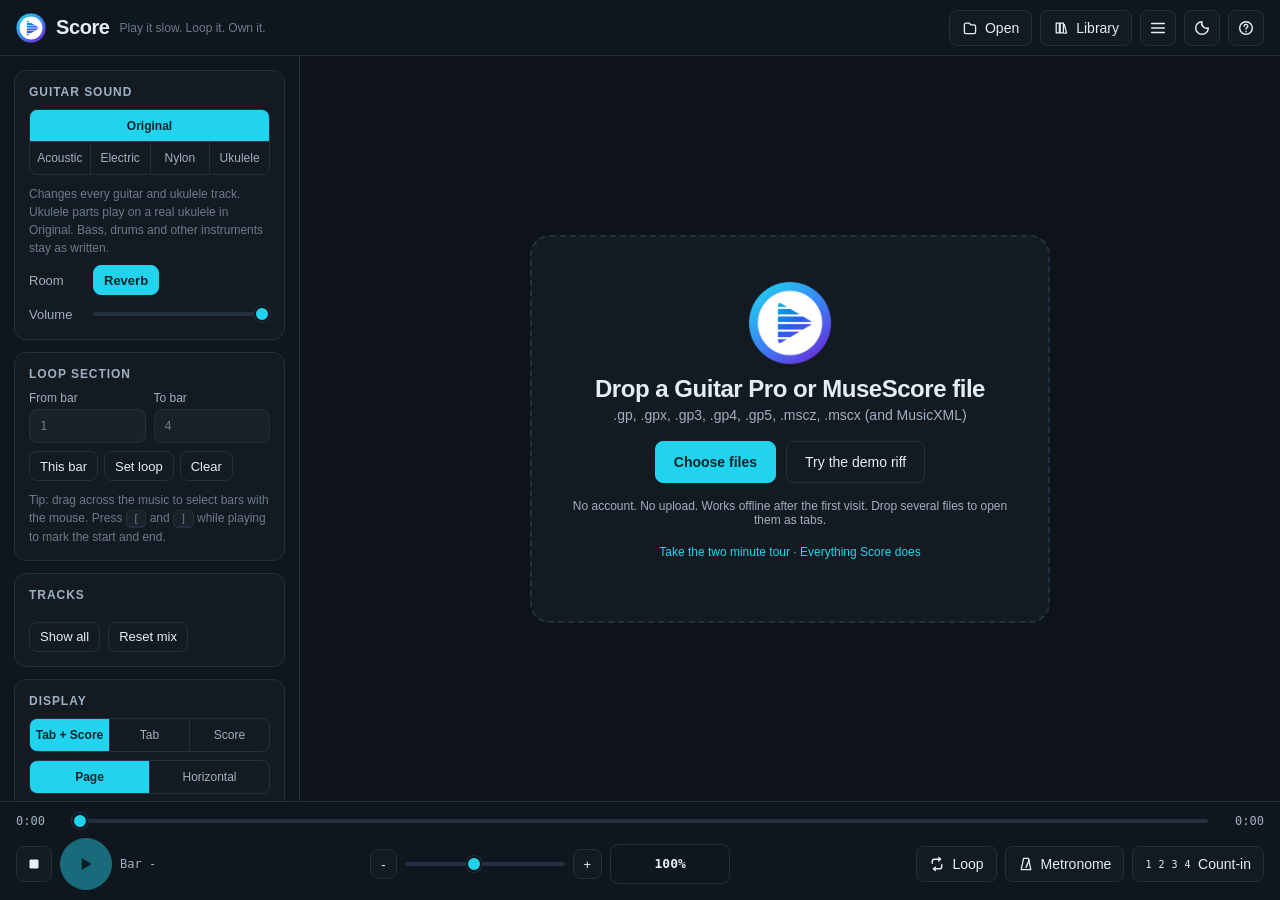
<file: index.html>
<!DOCTYPE html>
<html lang="en" data-theme="dark">
<head>
<meta charset="utf-8">
<meta name="viewport" content="width=device-width, initial-scale=1, viewport-fit=cover">
<title>Score</title>
<meta name="description" content="Score: an offline Guitar Pro and MuseScore player. Drop a .gp, .gpx, .gp3, .gp4, .gp5, .mscz or .mscx file, slow it down, loop a section, mute or solo tracks. No login, no upload, no AI.">
<meta name="theme-color" content="#0b0f14">
<meta name="apple-mobile-web-app-capable" content="yes">
<meta name="apple-mobile-web-app-status-bar-style" content="black-translucent">
<meta name="apple-mobile-web-app-title" content="Score">
<link rel="manifest" href="manifest.webmanifest">
<link rel="icon" type="image/png" href="favicon.png">
<link rel="apple-touch-icon" href="apple-touch-icon.png">
<meta property="og:type" content="website">
<meta property="og:title" content="Score, the Guitar Pro player that helps you practice">
<meta property="og:description" content="Open Guitar Pro and MuseScore files in the browser. Slow them down, loop a section, mute or solo tracks. No account, works offline.">
<meta property="og:image" content="https://rohittabs.github.io/score/icon-512.png">
<meta property="og:url" content="https://rohittabs.github.io/score/">
<link rel="stylesheet" href="css/score.css">
</head>
<body>

<div id="app" class="app no-song">

  <!-- Top bar -->
  <header class="topbar">
    <div class="brand">
      <img class="brand-mark" src="icon-192.png" width="30" height="30" alt="">
      <span class="brand-name">Score</span>
      <span class="brand-tag">Play it slow. Loop it. Own it.</span>
    </div>
    <div class="song-meta" id="songMeta" hidden>
      <span class="song-title" id="songTitle"></span>
      <span class="song-artist" id="songArtist"></span>
    </div>
    <div class="topbar-actions">
      <button class="btn" id="btnOpen" title="Open Guitar Pro or MuseScore files (O)">
        <svg viewBox="0 0 20 20" width="16" height="16"><path d="M3 6a2 2 0 0 1 2-2h4l2 2h4a2 2 0 0 1 2 2v7a2 2 0 0 1-2 2H5a2 2 0 0 1-2-2V6z" fill="none" stroke="currentColor" stroke-width="1.6"/></svg>
        <span>Open</span>
      </button>
      <button class="btn" id="btnLibrary" title="Songs saved on this device">
        <svg viewBox="0 0 20 20" width="16" height="16"><path d="M4 4h4v12H4zM9 4h4v12H9zM14 5l3 11-3 .8" fill="none" stroke="currentColor" stroke-width="1.6" stroke-linejoin="round"/></svg>
        <span>Library</span>
      </button>
      <button class="btn icon" id="btnSidebar" title="Tracks and settings (T)">
        <svg viewBox="0 0 20 20" width="18" height="18"><path d="M3 5h14M3 10h14M3 15h14" stroke="currentColor" stroke-width="1.8" stroke-linecap="round"/></svg>
      </button>
      <button class="btn icon" id="btnTheme" title="Toggle light / dark">
        <svg viewBox="0 0 20 20" width="18" height="18"><path d="M10 3a7 7 0 1 0 7 7 5.5 5.5 0 0 1-7-7z" fill="none" stroke="currentColor" stroke-width="1.6" stroke-linejoin="round"/></svg>
      </button>
      <button class="btn icon" id="btnHelp" title="Keyboard shortcuts (?)">
        <svg viewBox="0 0 20 20" width="18" height="18"><circle cx="10" cy="10" r="7" fill="none" stroke="currentColor" stroke-width="1.6"/><path d="M8 8a2 2 0 1 1 3 1.7c-.7.4-1 .8-1 1.5" fill="none" stroke="currentColor" stroke-width="1.6" stroke-linecap="round"/><circle cx="10" cy="14" r=".9" fill="currentColor"/></svg>
      </button>
    </div>
  </header>

  <!-- Open songs, one tab each -->
  <nav class="tabbar" id="tabBar" aria-label="Open songs" hidden>
    <div class="tab-list" id="tabList" role="tablist"></div>
    <button class="tab-add" id="btnTabAdd" type="button" title="Open another file (O)" aria-label="Open another file">
      <svg viewBox="0 0 20 20" width="16" height="16"><path d="M10 4v12M4 10h12" stroke="currentColor" stroke-width="1.8" stroke-linecap="round"/></svg>
    </button>
  </nav>

  <!-- Main area -->
  <div class="main">

    <!-- Sidebar -->
    <aside class="sidebar" id="sidebar">
      <section class="panel">
        <h2>Guitar sound</h2>
        <div class="seg" id="segSound" role="group" aria-label="Guitar sound">
          <button data-value="original" class="active" title="Play every track with the instrument written in the file (ukulele parts on a ukulele)">Original</button>
          <button data-value="acoustic" title="Steel string acoustic guitar">Acoustic</button>
          <button data-value="electric" title="Clean electric guitar">Electric</button>
          <button data-value="nylon" title="Nylon string classical guitar">Nylon</button>
          <button data-value="ukulele" title="Ukulele (guitar parts move up into the ukulele's range)">Ukulele</button>
        </div>
        <p class="hint">Changes every guitar and ukulele track. Ukulele parts play on a real ukulele in Original. Bass, drums and other instruments stay as written.</p>
        <div class="row">
          <span class="row-label">Room</span>
          <button class="btn small toggle" id="btnReverb" aria-pressed="true" title="A little room reverb so the instruments do not sound dry">Reverb</button>
        </div>
        <div class="row">
          <span class="row-label">Volume</span>
          <input type="range" id="masterVolume" min="0" max="100" value="100" aria-label="Master volume">
        </div>
      </section>

      <section class="panel">
        <h2>Loop section</h2>
        <div class="loop-grid">
          <label>From bar
            <input type="number" id="loopStart" min="1" step="1" inputmode="numeric" placeholder="1">
          </label>
          <label>To bar
            <input type="number" id="loopEnd" min="1" step="1" inputmode="numeric" placeholder="4">
          </label>
        </div>
        <div class="loop-actions">
          <button class="btn small" id="btnLoopHere" title="Set the loop to the bar that is playing now">This bar</button>
          <button class="btn small" id="btnLoopApply" title="Apply the bars above">Set loop</button>
          <button class="btn small" id="btnLoopClear" title="Clear the loop (Esc)">Clear</button>
        </div>
        <p class="hint">Tip: drag across the music to select bars with the mouse. Press <kbd>[</kbd> and <kbd>]</kbd> while playing to mark the start and end.</p>
      </section>

      <section class="panel">
        <h2>Tracks</h2>
        <div class="track-list" id="trackList"></div>
        <div class="panel-foot">
          <button class="btn small" id="btnShowAll">Show all</button>
          <button class="btn small" id="btnResetMix">Reset mix</button>
        </div>
      </section>

      <section class="panel">
        <h2>Display</h2>
        <div class="seg" id="segNotation" role="group" aria-label="Notation">
          <button data-value="scoretab" class="active">Tab + Score</button>
          <button data-value="tab">Tab</button>
          <button data-value="score">Score</button>
        </div>
        <div class="seg" id="segLayout" role="group" aria-label="Layout">
          <button data-value="page" class="active">Page</button>
          <button data-value="horizontal">Horizontal</button>
        </div>
        <div class="field-label" id="barsLabel">Bars per row</div>
        <div class="seg seg-bars" id="segBars" role="group" aria-labelledby="barsLabel">
          <button data-value="-1" class="active" title="Fit as many bars as the width allows">Auto</button>
          <button data-value="1" title="1 bar per row">1</button>
          <button data-value="2" title="2 bars per row">2</button>
          <button data-value="3" title="3 bars per row">3</button>
          <button data-value="4" title="4 bars per row">4</button>
          <button data-value="5" title="5 bars per row">5</button>
          <button data-value="6" title="6 bars per row">6</button>
        </div>
        <p class="hint">Fewer bars per row gives busy bars more room. Remembered for each song.</p>
        <div class="row">
          <span class="row-label">Zoom</span>
          <button class="btn small" id="btnZoomOut">-</button>
          <span class="mono" id="zoomValue">100%</span>
          <button class="btn small" id="btnZoomIn">+</button>
        </div>
      </section>

      <section class="panel about">
        <p>Score runs entirely in your browser. Files never leave this device. Songs you open are kept in a local library so they work offline.</p>
        <p class="muted">Rendering and playback by <a href="https://alphatab.net" target="_blank" rel="noopener">alphaTab</a>. Sounds from FreePats, MuseScore_General and GeneralUser GS (<a href="sounds/LICENSES.md" target="_blank" rel="noopener">licences</a>). Formats: .gp (GP7 and GP8), .gpx (GP6), .gp3, .gp4, .gp5, .mscz and .mscx (MuseScore 3 and later), MusicXML, Capella.</p>
      </section>
    </aside>

    <!-- Viewport -->
    <div class="viewport-wrap">
      <div class="viewport" id="viewport">
        <div class="at-wrap">
          <div id="alphaTab"></div>
        </div>
      </div>

      <!-- Empty state / drop zone -->
      <div class="dropzone" id="dropzone">
        <div class="drop-inner">
          <img class="drop-logo" src="icon-192.png" width="84" height="84" alt="">
          <h1>Drop a Guitar Pro or MuseScore file</h1>
          <p>.gp, .gpx, .gp3, .gp4, .gp5, .mscz, .mscx (and MusicXML)</p>
          <div class="drop-buttons">
            <button class="btn primary" id="btnOpen2">Choose files</button>
            <button class="btn" id="btnDemo">Try the demo riff</button>
          </div>
          <p class="muted small">No account. No upload. Works offline after the first visit. Drop several files to open them as tabs.</p>
          <p class="small"><a href="slides.html">Take the two minute tour</a> · <a href="about.html">Everything Score does</a></p>
        </div>
      </div>

      <div class="drag-overlay" id="dragOverlay"><div>Drop to open</div></div>

      <div class="loading" id="loading" hidden>
        <div class="spinner"></div>
        <span id="loadingText">Loading</span>
      </div>
    </div>
  </div>

  <!-- Transport -->
  <footer class="transport">
    <div class="sound-status" id="soundStatus" hidden>
      <span id="soundStatusText">Loading sounds</span>
      <span class="sound-status-track"><span class="sound-status-bar" id="soundStatusBar"></span></span>
    </div>
    <div class="transport-row progress-row">
      <span class="mono time" id="timeCurrent">0:00</span>
      <input type="range" id="progress" min="0" max="1000" value="0" step="1" aria-label="Position">
      <span class="mono time" id="timeTotal">0:00</span>
    </div>
    <div class="transport-row controls-row">
      <div class="group">
        <button class="btn icon" id="btnStop" title="Stop (S)">
          <svg viewBox="0 0 20 20" width="18" height="18"><rect x="5" y="5" width="10" height="10" rx="1.5" fill="currentColor"/></svg>
        </button>
        <button class="btn play" id="btnPlay" title="Play / Pause (Space)" disabled>
          <svg class="ic-play" viewBox="0 0 20 20" width="22" height="22"><path d="M6 4.5v11l9-5.5z" fill="currentColor"/></svg>
          <svg class="ic-pause" viewBox="0 0 20 20" width="22" height="22"><path d="M6 4h3v12H6zM11 4h3v12h-3z" fill="currentColor"/></svg>
        </button>
        <span class="bar-indicator mono" id="barIndicator" title="Current bar">Bar -</span>
      </div>

      <div class="group tempo">
        <button class="btn small" id="btnSpeedDown" title="Slower (-)">-</button>
        <input type="range" id="speed" min="25" max="200" value="100" step="5" aria-label="Playback speed">
        <button class="btn small" id="btnSpeedUp" title="Faster (+)">+</button>
        <button class="btn small ghost" id="btnSpeedReset" title="Back to 100% (0)">
          <span class="mono" id="speedValue">100%</span>
          <span class="mono bpm" id="bpmValue"></span>
        </button>
      </div>

      <div class="group toggles">
        <button class="btn toggle" id="btnLoop" title="Loop (L)" aria-pressed="false">
          <svg viewBox="0 0 20 20" width="16" height="16"><path d="M4 9V7a3 3 0 0 1 3-3h7M16 11v2a3 3 0 0 1-3 3H6" fill="none" stroke="currentColor" stroke-width="1.8" stroke-linecap="round"/><path d="M12 2l2.5 2L12 6M8 14l-2.5 2L8 18" fill="none" stroke="currentColor" stroke-width="1.8" stroke-linecap="round" stroke-linejoin="round"/></svg>
          <span>Loop</span>
        </button>
        <button class="btn toggle" id="btnMetronome" title="Metronome (M)" aria-pressed="false">
          <svg viewBox="0 0 20 20" width="16" height="16"><path d="M7 3h6l3 14H4z" fill="none" stroke="currentColor" stroke-width="1.6" stroke-linejoin="round"/><path d="M10 14L14 5" stroke="currentColor" stroke-width="1.8" stroke-linecap="round"/></svg>
          <span>Metronome</span>
        </button>
        <button class="btn toggle" id="btnCountIn" title="Count-in one bar before playing (C)" aria-pressed="false">
          <span class="mono">1 2 3 4</span>
          <span>Count-in</span>
        </button>
      </div>
    </div>
  </footer>

  <!-- Library dialog -->
  <dialog id="libraryDialog" class="dialog">
    <div class="dialog-head">
      <h2>Library</h2>
      <span class="muted" id="libraryCount"></span>
      <button class="btn icon close" data-close title="Close">&times;</button>
    </div>
    <div class="dialog-body">
      <div class="library-list" id="libraryList"></div>
      <p class="muted small">Songs are stored in this browser only (IndexedDB). Clearing site data removes them.</p>
    </div>
  </dialog>

  <!-- Help dialog -->
  <dialog id="helpDialog" class="dialog">
    <div class="dialog-head">
      <h2>Keyboard shortcuts</h2>
      <button class="btn icon close" data-close title="Close">&times;</button>
    </div>
    <div class="dialog-body">
      <table class="shortcuts">
        <tr><td><kbd>Space</kbd></td><td>Play / pause</td></tr>
        <tr><td><kbd>S</kbd></td><td>Stop and go to start</td></tr>
        <tr><td><kbd>L</kbd></td><td>Loop on / off</td></tr>
        <tr><td><kbd>[</kbd> / <kbd>]</kbd></td><td>Loop start / end at the current bar</td></tr>
        <tr><td><kbd>Esc</kbd></td><td>Clear the loop selection</td></tr>
        <tr><td><kbd>M</kbd></td><td>Metronome on / off</td></tr>
        <tr><td><kbd>C</kbd></td><td>Count-in on / off</td></tr>
        <tr><td><kbd>-</kbd> / <kbd>+</kbd></td><td>Speed down / up by 5%</td></tr>
        <tr><td><kbd>0</kbd></td><td>Speed back to 100%</td></tr>
        <tr><td><kbd>&larr;</kbd> / <kbd>&rarr;</kbd></td><td>Previous / next bar</td></tr>
        <tr><td><kbd>O</kbd></td><td>Open files (each one opens in a tab)</td></tr>
        <tr><td><kbd>Shift</kbd> + <kbd>&larr;</kbd> / <kbd>&rarr;</kbd></td><td>Previous / next tab</td></tr>
        <tr><td><kbd>T</kbd></td><td>Show / hide the side panel</td></tr>
        <tr><td><kbd>?</kbd></td><td>This help</td></tr>
      </table>
      <p class="muted small">Click a beat in the music to jump there. Drag across beats to select a loop range. Middle-click a tab, or press <kbd>Delete</kbd> on it, to close it.</p>
    </div>
  </dialog>

  <div class="toast" id="toast" hidden></div>
  <input type="file" id="fileInput" accept=".gp,.gpx,.gp3,.gp4,.gp5,.mscz,.mscx,.xml,.musicxml,.mxl,.capx" multiple hidden>
</div>

<script src="vendor/alphatab/alphaTab.min.js"></script>
<script src="js/musescore.js"></script>
<script src="js/score.js"></script>
</body>
</html>
</file>
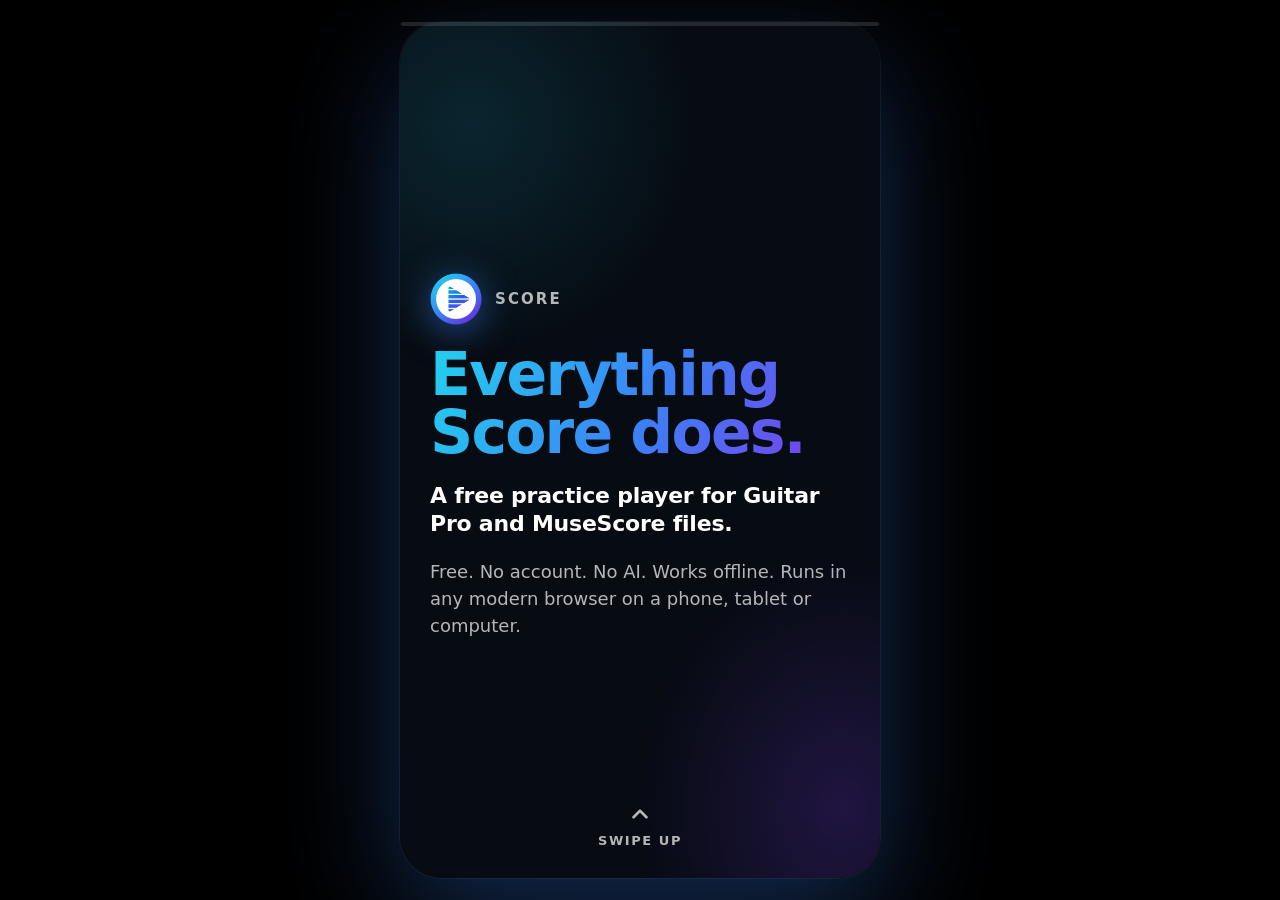
<file: about.html>
<!DOCTYPE html>
<html lang="en">
<head>
<meta charset="utf-8">
<meta name="viewport" content="width=device-width, initial-scale=1, viewport-fit=cover">
<title>About Score: everything it does</title>
<meta name="description" content="A free Guitar Pro and MuseScore player for practice. Slow it down, loop a section, mute or solo tracks. No account, works offline.">
<meta name="theme-color" content="#070b12">
<link rel="icon" type="image/png" href="favicon.png">

<meta property="og:type" content="website">
<meta property="og:title" content="About Score: a free practice player for Guitar Pro and MuseScore files">
<meta property="og:description" content="A free Guitar Pro and MuseScore player for practice. Slow it down, loop a section, mute or solo tracks. No account, works offline.">
<meta property="og:image" content="https://rohittabs.github.io/score/icon-512.png">
<meta property="og:url" content="https://rohittabs.github.io/score/about.html">
<meta name="twitter:card" content="summary_large_image">
<meta name="twitter:title" content="About Score: a free practice player for Guitar Pro and MuseScore files">
<meta name="twitter:description" content="A free Guitar Pro and MuseScore player for practice. Slow it down, loop a section, mute or solo tracks. No account, works offline.">
<meta name="twitter:image" content="https://rohittabs.github.io/score/icon-512.png">

<style>
:root{
  --bg:#070b12;
  --grad:linear-gradient(120deg,#22d3ee 0%,#3b82f6 52%,#7c3aed 100%);
  --muted:rgba(255,255,255,.7);
}
*{box-sizing:border-box;-webkit-tap-highlight-color:transparent}
html,body{margin:0;padding:0;height:100%;background:#000}
body{
  font-family:"SF Pro Display",-apple-system,BlinkMacSystemFont,"Segoe UI",system-ui,"Helvetica Neue",Arial,sans-serif;
  color:#fff;-webkit-font-smoothing:antialiased;text-rendering:optimizeLegibility;
}

.stage{height:100dvh;width:100%;display:flex;align-items:center;justify-content:center;background:#000;}
.feed{
  position:relative;height:100dvh;width:100%;max-width:480px;background:var(--bg);
  overflow-y:scroll;overflow-x:hidden;
  scroll-snap-type:y mandatory;scroll-behavior:smooth;
  -ms-overflow-style:none;scrollbar-width:none;
}
.feed::-webkit-scrollbar{display:none;width:0;height:0}
@media (min-width:520px){
  .stage{padding:22px}
  .feed{height:min(920px,calc(100dvh - 44px));border-radius:42px;box-shadow:0 40px 120px rgba(59,130,246,.32),0 0 0 1px rgba(255,255,255,.06);}
}

.slide{
  height:100dvh;width:100%;scroll-snap-align:start;scroll-snap-stop:always;
  display:flex;flex-direction:column;justify-content:flex-start;
  padding:calc(64px + env(safe-area-inset-top)) 30px calc(52px + env(safe-area-inset-bottom));
  position:relative;overflow-y:auto;overflow-x:hidden;
  -ms-overflow-style:none;scrollbar-width:none;
}
.slide::-webkit-scrollbar{display:none;width:0;height:0}
@media (min-width:520px){ .slide{height:min(920px,calc(100dvh - 44px))} }

.slide::after{content:"";position:absolute;inset:0;pointer-events:none;opacity:.9;
  background:radial-gradient(70% 40% at 15% 12%,rgba(34,211,238,.15),transparent 70%),radial-gradient(60% 42% at 92% 92%,rgba(124,58,237,.24),transparent 72%);}

.inner{position:relative;z-index:1;display:flex;flex-direction:column;gap:20px;margin:auto 0}

.rise{opacity:0;transform:translateY(26px);transition:opacity .7s cubic-bezier(.2,.8,.2,1),transform .7s cubic-bezier(.2,.8,.2,1)}
.slide.inview .rise{opacity:1;transform:none}
.slide.inview .rise:nth-child(2){transition-delay:.08s}
.slide.inview .rise:nth-child(3){transition-delay:.16s}
.slide.inview .rise:nth-child(4){transition-delay:.24s}
.slide.inview .rise:nth-child(5){transition-delay:.32s}
.slide.inview .rise:nth-child(6){transition-delay:.4s}
.slide.inview .rise:nth-child(7){transition-delay:.48s}

h1,h2,p,ul{margin:0}
.kicker{font-size:13px;font-weight:800;letter-spacing:.16em;text-transform:uppercase;color:var(--muted)}
h1{font-size:60px;font-weight:850;line-height:.98;letter-spacing:-.03em}
h2{font-size:37px;font-weight:820;line-height:1.08;letter-spacing:-.02em}
.lead{font-size:22px;font-weight:750;line-height:1.28;letter-spacing:-.01em}
p{font-size:18px;line-height:1.5;color:var(--muted);font-weight:500}
p strong{color:#fff;font-weight:750}
.gt{background:var(--grad);-webkit-background-clip:text;background-clip:text;color:transparent}
.stat{font-size:118px;font-weight:850;line-height:.86;letter-spacing:-.04em}
.stat.sm{font-size:82px}

.ladder{display:flex;flex-direction:column;gap:14px}
.ladder .item{display:flex;flex-direction:column;gap:8px}
.ladder .lab{display:flex;justify-content:space-between;font-size:17px;font-weight:700;gap:12px}
.ladder .lab .pct{color:var(--muted);font-weight:600;font-size:15px;text-align:right}
.ladder .bar{height:12px;border-radius:8px;background:rgba(255,255,255,.1);overflow:hidden}
.ladder .fill{height:100%;border-radius:8px;background:var(--grad);width:0;transition:width 1s cubic-bezier(.2,.8,.2,1)}
.slide.inview .ladder .fill{width:var(--w)}

.tones{display:flex;flex-direction:column;gap:13px}
.tone{background:rgba(255,255,255,.05);border:1px solid rgba(255,255,255,.1);border-radius:18px;padding:15px 17px}
.tone .t{font-size:13px;font-weight:800;letter-spacing:.12em;text-transform:uppercase;color:var(--muted);margin-bottom:6px}
.tone .q{font-size:18px;font-weight:750;letter-spacing:-.01em;line-height:1.3}

.grid{display:grid;grid-template-columns:1fr 1fr;gap:12px}
.gcell{background:rgba(255,255,255,.05);border:1px solid rgba(255,255,255,.1);border-radius:17px;padding:14px 15px}
.gcell .n{font-size:27px;font-weight:850;letter-spacing:-.02em;line-height:1}
.gcell .l{font-size:14px;color:var(--muted);font-weight:600;margin-top:5px;line-height:1.3}

.keys{display:grid;grid-template-columns:auto 1fr;gap:9px 14px;align-items:center}
.keys kbd{font-family:ui-monospace,"SF Mono",Menlo,monospace;font-size:14px;font-weight:700;color:#fff;background:rgba(255,255,255,.08);border:1px solid rgba(255,255,255,.16);border-bottom-width:3px;border-radius:9px;padding:5px 10px;text-align:center;white-space:nowrap}
.keys span{font-size:16px;font-weight:600;color:var(--muted)}

.tabstaff{position:relative;height:116px;border-radius:18px;background:rgba(255,255,255,.05);border:1px solid rgba(255,255,255,.1);overflow:hidden}
.tabstaff i{position:absolute;left:16px;right:16px;height:2px;background:rgba(255,255,255,.22)}
.tabstaff .loop{position:absolute;top:10px;bottom:10px;left:30%;width:38%;border-radius:10px;background:rgba(124,58,237,.3);border:2px solid #8b5cf6}
.tabstaff .head{position:absolute;top:10px;bottom:10px;left:30%;width:3px;border-radius:2px;background:#22d3ee;box-shadow:0 0 14px #22d3ee}
.slide.inview .tabstaff .head{animation:sweep 2.4s linear infinite}
@keyframes sweep{from{left:30%}to{left:68%}}

.tabsdemo{display:flex;gap:6px;align-items:flex-end;padding:12px 12px 0;border-radius:18px 18px 0 0;background:rgba(255,255,255,.04);border:1px solid rgba(255,255,255,.1);border-bottom:0}
.tabsdemo .tb{flex:1;min-width:0;display:flex;align-items:center;gap:6px;height:38px;padding:0 9px;border-radius:11px 11px 0 0;font-size:14px;font-weight:650;color:var(--muted);white-space:nowrap;overflow:hidden}
.tabsdemo .tb b{font-family:ui-monospace,"SF Mono",Menlo,monospace;font-size:10px;font-weight:800;letter-spacing:.04em;padding:2px 5px;border-radius:5px;border:1px solid rgba(255,255,255,.2);color:rgba(255,255,255,.6)}
.tabsdemo .tb span{overflow:hidden;text-overflow:ellipsis}
.tabsdemo .tb.on{flex:1.4;background:rgba(255,255,255,.1);color:#fff;box-shadow:inset 0 2px 0 #22d3ee}
.tabsdemo .tb.on b{border-color:#22d3ee;color:#22d3ee}
.tabsheet{height:26px;border-radius:0 0 18px 18px;background:rgba(255,255,255,.1);border:1px solid rgba(255,255,255,.1);border-top:0}
.rows{display:flex;flex-direction:column;gap:10px}
.rows .cap{font-size:13px;font-weight:800;letter-spacing:.12em;text-transform:uppercase;color:var(--muted)}
.rows .staff{position:relative;height:52px;border-radius:12px;background:rgba(255,255,255,.05);border:1px solid rgba(255,255,255,.1);overflow:hidden;display:flex}
.rows .staff .bar{flex:1;position:relative;border-right:2px solid rgba(255,255,255,.28);background:repeating-linear-gradient(to bottom,transparent 0 9px,rgba(255,255,255,.2) 9px 10px)}
.rows .staff .bar:last-child{border-right:0}
.rows .staff .bar i{position:absolute;top:7px;bottom:7px;width:2px;border-radius:2px;background:#22d3ee}
.rows.dense .staff .bar i{width:1.5px}
.badge{align-self:flex-start;display:inline-flex;align-items:center;gap:8px;padding:7px 13px;border-radius:999px;background:rgba(34,211,238,.12);border:1px solid rgba(34,211,238,.45);font-size:13px;font-weight:800;letter-spacing:.08em;text-transform:uppercase;color:#67e8f9}
.badge i{width:7px;height:7px;border-radius:50%;background:#22d3ee;box-shadow:0 0 10px #22d3ee}
.news{display:flex;flex-direction:column;gap:11px}
.news .row{display:grid;grid-template-columns:44px 1fr;gap:13px;align-items:center;background:rgba(255,255,255,.05);border:1px solid rgba(255,255,255,.1);border-radius:17px;padding:13px 15px}
.news .ic{width:44px;height:44px;border-radius:13px;display:flex;align-items:center;justify-content:center;background:var(--grad);font-size:15px;font-weight:850;letter-spacing:-.02em}
.news .t{font-size:17px;font-weight:780;letter-spacing:-.01em;line-height:1.2}
.news .d{font-size:14px;font-weight:600;color:var(--muted);margin-top:3px;line-height:1.3}
.cta{display:inline-flex;align-items:center;justify-content:center;gap:9px;background:var(--grad);color:#fff;font-size:19px;font-weight:800;padding:17px 26px;border-radius:16px;border:none;cursor:pointer;box-shadow:0 16px 40px -12px rgba(59,130,246,.75);text-decoration:none;font-family:inherit}
.cta:active{transform:scale(.98)}
.cta.ghost{background:rgba(255,255,255,.07);border:1px solid rgba(255,255,255,.16);box-shadow:none}
.copied{font-size:15px;font-weight:700;color:#3ddc97;opacity:0;transition:opacity .3s}
.copied.on{opacity:1}
.url{font-size:20px;font-weight:800;letter-spacing:-.01em;word-break:break-all}

.brandmark{display:flex;align-items:center;gap:13px}
.brandmark img{width:52px;height:52px;filter:drop-shadow(0 6px 18px rgba(59,130,246,.55))}
.brandmark span{font-size:15px;font-weight:800;letter-spacing:.14em;text-transform:uppercase;color:var(--muted)}

.progress{position:fixed;top:0;left:0;right:0;height:calc(4px + env(safe-area-inset-top));z-index:50;background:transparent;pointer-events:none}
.progress .track{position:absolute;top:env(safe-area-inset-top);left:0;right:0;height:4px;background:rgba(255,255,255,.12)}
.progress .barfill{position:absolute;top:env(safe-area-inset-top);left:0;height:4px;width:0;background:var(--grad);transition:width .2s ease}
@media (min-width:520px){
  .progress{max-width:480px;left:50%;transform:translateX(-50%);top:22px}
  .progress .track,.progress .barfill{top:0;border-radius:0 0 4px 4px}
  .progress{border-radius:42px 42px 0 0;overflow:hidden}
}

.swipe{position:absolute;left:0;right:0;bottom:calc(30px + env(safe-area-inset-bottom));display:flex;flex-direction:column;align-items:center;gap:6px;z-index:2;color:var(--muted)}
.swipe span{font-size:13px;font-weight:700;letter-spacing:.12em;text-transform:uppercase}
.swipe .chev{width:26px;height:26px;animation:bob 1.6s ease-in-out infinite}
@keyframes bob{0%,100%{transform:translateY(0);opacity:.55}50%{transform:translateY(-9px);opacity:1}}
.feed.scrolled .swipe{opacity:0;transition:opacity .4s}

@media (max-height:700px){
  h1{font-size:50px} h2{font-size:31px} .stat{font-size:92px} p{font-size:16.5px} .lead{font-size:20px}
  .slide{padding-top:calc(44px + env(safe-area-inset-top))}
}
@media (prefers-reduced-motion:reduce){
  .rise{transition:none;opacity:1;transform:none}
  .feed{scroll-behavior:auto}
  .swipe .chev{animation:none}
  .ladder .fill{transition:none}
  .slide.inview .tabstaff .head{animation:none}
}

.steps{display:flex;flex-direction:column;gap:10px}
.steps .st{display:grid;grid-template-columns:34px 1fr;gap:12px;align-items:start}
.steps .no{width:34px;height:34px;border-radius:11px;background:var(--grad);display:flex;align-items:center;justify-content:center;font-weight:850;font-size:15px}
.steps .tx{font-size:16.5px;font-weight:650;line-height:1.35;padding-top:5px}
.steps .tx em{font-style:normal;color:var(--muted);font-weight:600}
.nope{display:flex;flex-direction:column;gap:8px;margin-top:2px}
.nope div{font-size:15px;font-weight:650;color:var(--muted);padding-left:22px;position:relative;line-height:1.35}
.nope div::before{content:"";position:absolute;left:4px;top:8px;width:9px;height:2px;border-radius:2px;background:rgba(255,255,255,.45)}
.toc{display:flex;flex-wrap:wrap;gap:8px}
.toc span{padding:7px 12px;border-radius:999px;background:rgba(255,255,255,.06);border:1px solid rgba(255,255,255,.12);font-size:14px;font-weight:700}
</style>
</head>
<body>
<div class="progress"><div class="track"></div><div class="barfill" id="barfill"></div></div>
<div class="stage">
<div class="feed" id="feed">

  <section class="slide">
    <div class="inner">
      <div class="brandmark rise"><img src="icon-192.png" alt=""><span>Score</span></div>
      <h1 class="gt rise">Everything Score does.</h1>
      <p class="lead rise" style="color:#fff">A free practice player for Guitar Pro and MuseScore files.</p>
      <p class="rise">Free. No account. No AI. Works offline. Runs in any modern browser on a phone, tablet or computer.</p>
    </div>
    <div class="swipe">
      <svg class="chev" viewBox="0 0 24 24" fill="none" stroke="currentColor" stroke-width="2.4" stroke-linecap="round" stroke-linejoin="round"><path d="M18 15l-6-6-6 6"/></svg>
      <span>Swipe up</span>
    </div>
  </section>

  <section class="slide">
    <div class="inner">
      <p class="kicker rise">What it is</p>
      <h2 class="rise">A player made for learning songs</h2>
      <p class="rise">Score opens the tab files you already have and plays them back, with the tab and the notation scrolling along as it plays.</p>
      <p class="rise">Everything that matters when you practise is one tap away: <strong>tempo, loop, metronome, and a mute and solo button for every instrument.</strong></p>
      <div class="toc rise"><span>Open</span><span>Tabs</span><span>Play</span><span>Tempo</span><span>Loop</span><span>Metronome</span><span>Tracks</span><span>Sound</span><span>Reading</span><span>Library</span><span>Offline</span><span>Shortcuts</span><span>Privacy</span></div>
    </div>
  </section>

  <section class="slide">
    <div class="inner">
      <p class="kicker rise">Files</p>
      <h2 class="rise">Every Guitar Pro version, and MuseScore</h2>
      <div class="grid rise">
        <div class="gcell"><div class="n gt">.gp</div><div class="l">Guitar Pro 7 and 8</div></div>
        <div class="gcell"><div class="n gt">.gpx</div><div class="l">Guitar Pro 6</div></div>
        <div class="gcell"><div class="n gt">.gp5 .gp4</div><div class="l">Guitar Pro 5 and 4</div></div>
        <div class="gcell"><div class="n gt">.gp3</div><div class="l">Guitar Pro 3</div></div>
        <div class="gcell"><div class="n gt">.mscz .mscx</div><div class="l">MuseScore 3, 4 and later</div></div>
        <div class="gcell"><div class="n gt">.xml .mxl</div><div class="l">MusicXML, and Capella .capx</div></div>
      </div>
      <p class="rise">Not supported: Guitar Pro 1 and 2 (.gtp), and files saved by MuseScore 2 or older. Save those once in MuseScore 3 or 4 and they open.</p>
    </div>
  </section>

  <section class="slide">
    <div class="inner">
      <p class="kicker rise">Opening a song</p>
      <h2 class="rise">Drop it in</h2>
      <div class="steps rise">
        <div class="st"><div class="no">1</div><div class="tx">Drag a file anywhere onto the page. <em>Or tap Open, or press O.</em></div></div>
        <div class="st"><div class="no">2</div><div class="tx">Drop or pick several files at once. <em>Each one opens in its own tab.</em></div></div>
        <div class="st"><div class="no">3</div><div class="tx">No file at hand? <em>Try the demo riff on the start screen.</em></div></div>
        <div class="st"><div class="no">4</div><div class="tx">Installed as an app on Chrome or Edge? <em>Open Guitar Pro and MuseScore files with Score straight from your computer.</em></div></div>
      </div>
      <p class="rise">The first track of the song is shown. The Tracks panel shows the rest.</p>
    </div>
  </section>

  <section class="slide">
    <div class="inner">
      <p class="kicker rise">Tabs</p>
      <h2 class="rise">Several songs open at once</h2>
      <div class="rise">
        <div class="tabsdemo">
          <div class="tb"><b>GP5</b><span>Riff</span></div>
          <div class="tb on"><b>MSCZ</b><span>Etude</span></div>
          <div class="tb"><b>GP</b><span>Solo</span></div>
        </div>
        <div class="tabsheet"></div>
      </div>
      <div class="tones rise">
        <div class="tone"><div class="t">Switch</div><div class="q">Click a tab, or press Shift with the left or right arrow. The + opens more files.</div></div>
        <div class="tone"><div class="t">Each one remembers</div><div class="q">Its tempo, loop, mix, bars per row and position. The tabs are back next time.</div></div>
        <div class="tone"><div class="t">Close</div><div class="q">The &times; or a middle click. The song stays in the Library.</div></div>
      </div>
    </div>
  </section>

  <section class="slide">
    <div class="inner">
      <p class="kicker rise">Playing</p>
      <h2 class="rise">Follow along</h2>
      <p class="rise">Press play and a cursor moves through the music while the page scrolls with it. The current bar, the time and the real BPM are always on screen.</p>
      <div class="grid rise">
        <div class="gcell"><div class="n gt">Click</div><div class="l">any note to jump there</div></div>
        <div class="gcell"><div class="n gt">&larr; &rarr;</div><div class="l">one bar back or forward</div></div>
        <div class="gcell"><div class="n gt">Space</div><div class="l">play and pause</div></div>
        <div class="gcell"><div class="n gt">S</div><div class="l">stop, back to the start</div></div>
      </div>
      <p class="rise">Drag the progress bar to move anywhere in the song.</p>
    </div>
  </section>

  <section class="slide">
    <div class="inner">
      <p class="kicker rise">Tempo</p>
      <h2 class="rise">Any speed from a quarter to double</h2>
      <p class="rise">The pitch never changes. The real BPM is shown next to the percentage, and tempo changes inside the song are followed.</p>
      <div class="ladder rise">
        <div class="item"><div class="lab"><span>50%</span><span class="pct">Learn the notes</span></div><div class="bar"><div class="fill" style="--w:25%"></div></div></div>
        <div class="item"><div class="lab"><span>75%</span><span class="pct">Clean it up</span></div><div class="bar"><div class="fill" style="--w:50%"></div></div></div>
        <div class="item"><div class="lab"><span>100%</span><span class="pct">Song tempo</span></div><div class="bar"><div class="fill" style="--w:75%"></div></div></div>
        <div class="item"><div class="lab"><span>110%</span><span class="pct">Now it feels easy</span></div><div class="bar"><div class="fill" style="--w:100%"></div></div></div>
      </div>
      <p class="rise">Steps of 5%, from 25% to 200%. Press <strong>-</strong> and <strong>+</strong>, or <strong>0</strong> to go back to 100%.</p>
    </div>
  </section>

  <section class="slide">
    <div class="inner">
      <p class="kicker rise">Loop</p>
      <h2 class="rise">Repeat only the hard bars</h2>
      <div class="tones rise">
        <div class="tone"><div class="t">With the mouse or a finger</div><div class="q">Drag across the bars in the music.</div></div>
        <div class="tone"><div class="t">With numbers</div><div class="q">Type "from bar 9 to bar 12" in the Loop panel, or use This bar.</div></div>
        <div class="tone"><div class="t">While it plays</div><div class="q">Press [ where it starts and ] where it ends.</div></div>
      </div>
      <p class="rise"><strong>L</strong> turns the loop on and off, <strong>Esc</strong> clears it. Combine it with a slower tempo and work up from there.</p>
    </div>
  </section>

  <section class="slide">
    <div class="inner">
      <p class="kicker rise">Time</p>
      <h2 class="rise">Metronome and count-in</h2>
      <p class="rise">The metronome clicks along and follows every tempo and time signature change in the file, at whatever speed you chose.</p>
      <p class="rise"><strong>Count-in</strong> gives one bar of clicks before the music starts, so your hands are ready when the first note lands.</p>
      <p class="lead gt rise">M for metronome. C for count-in.</p>
    </div>
  </section>

  <section class="slide">
    <div class="inner">
      <p class="kicker rise">Tracks</p>
      <h2 class="rise">You are the mixing desk</h2>
      <div class="tones rise">
        <div class="tone"><div class="t">Mute</div><div class="q">Silence the guitar and play its part yourself over the band.</div></div>
        <div class="tone"><div class="t">Solo</div><div class="q">Hear one instrument alone to work out what it really plays.</div></div>
        <div class="tone"><div class="t">Volume</div><div class="q">A slider for every track, from silent up to 150%.</div></div>
        <div class="tone"><div class="t">Show</div><div class="q">Tick the tracks you want to read. One, several, or all.</div></div>
      </div>
    </div>
  </section>

  <section class="slide">
    <div class="inner">
      <p class="kicker rise">Guitar sound</p>
      <h2 class="rise">Four guitars and a ukulele</h2>
      <p class="rise">One tap changes every guitar and ukulele track. Bass, drums and everything else stay as written. It works while the song plays.</p>
      <div class="grid rise">
        <div class="gcell"><div class="n gt">Acoustic</div><div class="l">steel string guitar</div></div>
        <div class="gcell"><div class="n gt">Electric</div><div class="l">clean, recorded through an amp</div></div>
        <div class="gcell"><div class="n gt">Nylon</div><div class="l">classical guitar</div></div>
        <div class="gcell"><div class="n gt">Ukulele</div><div class="l">a real tenor ukulele</div></div>
      </div>
      <p class="rise"><strong>Original</strong> plays the instruments the file was written for, with ukulele parts on the ukulele. On <strong>Ukulele</strong>, guitar parts move up into its range.</p>
    </div>
  </section>

  <section class="slide">
    <div class="inner">
      <p class="kicker rise">The sound</p>
      <h2 class="rise">Recorded instruments, not beeps</h2>
      <p class="rise">Every guitar, ukulele, bass and drum is a recording of a real instrument that rings out the way a string does.</p>
      <div class="grid rise">
        <div class="gcell"><div class="n gt">128</div><div class="l">instruments</div></div>
        <div class="gcell"><div class="n gt">13</div><div class="l">drum kits</div></div>
        <div class="gcell"><div class="n gt">Room</div><div class="l">a touch of reverb, on or off</div></div>
        <div class="gcell"><div class="n gt">17.5 MB</div><div class="l">downloaded once, then kept</div></div>
      </div>
      <p class="rise">A limiter keeps a full band from crackling on loud passages. The sounds come from free, openly licensed sound sets.</p>
    </div>
  </section>

  <section class="slide">
    <div class="inner">
      <p class="kicker rise">Reading</p>
      <h2 class="rise">See it your way</h2>
      <div class="grid rise">
        <div class="gcell"><div class="n gt">Tab</div><div class="l">tab, notation, or both together</div></div>
        <div class="gcell"><div class="n gt">Page</div><div class="l">or one long horizontal strip</div></div>
        <div class="gcell"><div class="n gt">Zoom</div><div class="l">50% to 200%</div></div>
        <div class="gcell"><div class="n gt">Dark</div><div class="l">and light themes</div></div>
      </div>
      <p class="rise"><strong>T</strong> hides the side panel to give the music the whole screen.</p>
    </div>
  </section>

  <section class="slide">
    <div class="inner">
      <p class="kicker rise">Bars per row</p>
      <h2 class="rise">Give busy bars room</h2>
      <p class="rise">Fast passages can squeeze four bars onto a line until the notes run together. Pick how many bars each row gets.</p>
      <div class="rows dense rise">
        <div class="cap">Auto</div>
        <div class="staff">
          <div class="bar"><i style="left:8%"></i><i style="left:20%"></i><i style="left:32%"></i><i style="left:44%"></i><i style="left:56%"></i><i style="left:68%"></i><i style="left:80%"></i><i style="left:92%"></i></div>
          <div class="bar"><i style="left:8%"></i><i style="left:20%"></i><i style="left:32%"></i><i style="left:44%"></i><i style="left:56%"></i><i style="left:68%"></i><i style="left:80%"></i><i style="left:92%"></i></div>
          <div class="bar"><i style="left:8%"></i><i style="left:20%"></i><i style="left:32%"></i><i style="left:44%"></i><i style="left:56%"></i><i style="left:68%"></i><i style="left:80%"></i><i style="left:92%"></i></div>
          <div class="bar"><i style="left:8%"></i><i style="left:20%"></i><i style="left:32%"></i><i style="left:44%"></i><i style="left:56%"></i><i style="left:68%"></i><i style="left:80%"></i><i style="left:92%"></i></div>
        </div>
      </div>
      <div class="rows rise">
        <div class="cap">2 per row</div>
        <div class="staff">
          <div class="bar"><i style="left:8%"></i><i style="left:20%"></i><i style="left:32%"></i><i style="left:44%"></i><i style="left:56%"></i><i style="left:68%"></i><i style="left:80%"></i><i style="left:92%"></i></div>
          <div class="bar"><i style="left:8%"></i><i style="left:20%"></i><i style="left:32%"></i><i style="left:44%"></i><i style="left:56%"></i><i style="left:68%"></i><i style="left:80%"></i><i style="left:92%"></i></div>
        </div>
      </div>
      <p class="rise"><strong>Auto, or 1 to 6</strong>, under Display. Each song keeps its own setting.</p>
    </div>
  </section>

  <section class="slide">
    <div class="inner">
      <p class="kicker rise">MuseScore</p>
      <h2 class="rise">Straight from the MuseScore folder</h2>
      <p class="rise">Open the .mscz that MuseScore saves, usually in Documents, MuseScore4, Scores. No export step.</p>
      <p class="rise">Notes and rhythms, tab with strings and frets, bends, slides, hammer-ons, let ring, palm mute, lyrics, chord symbols, dynamics, tempo, repeats and endings all come across.</p>
      <p class="rise">Score lays out the music itself, so MuseScore's page breaks and fonts are not copied. Zoom and Bars per row work the same as for Guitar Pro files.</p>
    </div>
  </section>

  <section class="slide">
    <div class="inner">
      <p class="kicker rise">Library</p>
      <h2 class="rise">It remembers where you were</h2>
      <p class="rise">Every file you open is kept on your device. Open it again from the Library with no internet at all. Songs that are open in a tab are marked.</p>
      <p class="rise"><strong>For each song Score remembers</strong> the tempo, the loop, the bars per row, and which tracks were muted, soloed, turned down and shown.</p>
      <p class="lead gt rise">Come back tomorrow and carry on at 70%, bars 9 to 12.</p>
    </div>
  </section>

  <section class="slide">
    <div class="inner">
      <p class="kicker rise">Anywhere</p>
      <h2 class="rise">Offline, and installable</h2>
      <div class="tones rise">
        <div class="tone"><div class="t">Offline</div><div class="q">After the first visit, Score works in plane mode. Songs, sounds and settings are all on the device.</div></div>
        <div class="tone"><div class="t">Phones and tablets</div><div class="q">iPhone and iPad: Safari, Share, Add to Home Screen. Android: Chrome menu, Install app.</div></div>
        <div class="tone"><div class="t">Mac and PC</div><div class="q">In Chrome or Edge, use the install button in the address bar. In Safari on a Mac, File, Add to Dock.</div></div>
      </div>
      <p class="rise">Updates arrive by themselves. Score tells you when to reload.</p>
    </div>
  </section>

  <section class="slide">
    <div class="inner">
      <p class="kicker rise">On a keyboard</p>
      <h2 class="rise">Hands stay on the guitar</h2>
      <div class="keys rise">
        <kbd>Space</kbd><span>Play or pause</span>
        <kbd>S</kbd><span>Stop, back to the start</span>
        <kbd>L</kbd><span>Loop on or off</span>
        <kbd>[ &nbsp;]</kbd><span>Loop start and end at this bar</span>
        <kbd>Esc</kbd><span>Clear the loop</span>
        <kbd>- + 0</kbd><span>Slower, faster, back to 100%</span>
        <kbd>&larr; &rarr;</kbd><span>Previous or next bar</span>
        <kbd>Shift &larr; &rarr;</kbd><span>Previous or next tab</span>
        <kbd>M &nbsp;C</kbd><span>Metronome, count-in</span>
        <kbd>O</kbd><span>Open files</span>
        <kbd>T</kbd><span>Show or hide the side panel</span>
        <kbd>?</kbd><span>All shortcuts</span>
      </div>
    </div>
  </section>

  <section class="slide">
    <div class="inner">
      <p class="kicker rise">Privacy</p>
      <h2 class="rise">There is no server</h2>
      <p class="rise">Your files are read by your own browser and never uploaded. There is nothing to sign up for and nothing is tracked.</p>
      <div class="nope rise">
        <div>No account or login</div>
        <div>No uploads</div>
        <div>No tracking or analytics</div>
        <div>No AI</div>
        <div>No ads, no price</div>
      </div>
      <p class="lead gt rise">Your files are nobody else's data.</p>
    </div>
  </section>

  <section class="slide">
    <div class="inner">
      <p class="kicker rise">Good to know</p>
      <h2 class="rise">A few honest details</h2>
      <div class="nope rise">
        <div>The library lives in this browser. Clearing browser data removes it, so keep your original files somewhere safe.</div>
        <div>Each browser and device has its own library. Open the file there once and it is kept.</div>
        <div>The first visit downloads the sounds once, about 17.5 MB, so do it on Wi-Fi.</div>
        <div>Score is open source under the MIT licence. Notation and playback by alphaTab.</div>
      </div>
    </div>
  </section>

  <section class="slide">
    <div class="inner">
      <div class="brandmark rise"><img src="icon-192.png" alt=""><span>Score</span></div>
      <h1 class="gt rise" style="font-size:66px">Press play.</h1>
      <p class="url rise">rohittabs.github.io/score</p>
      <p class="lead rise" style="color:#fff">Free forever. Drop in a song, set it to 60%, loop four bars.</p>
      <div class="rise" style="display:flex;align-items:center;gap:14px;flex-wrap:wrap;margin-top:6px">
        <a class="cta" href="./index.html">Open Score</a>
        <button class="cta ghost" id="copyBtn">
          <svg width="19" height="19" viewBox="0 0 24 24" fill="none" stroke="currentColor" stroke-width="2.2" stroke-linecap="round" stroke-linejoin="round"><rect x="9" y="9" width="13" height="13" rx="2"/><path d="M5 15H4a2 2 0 0 1-2-2V4a2 2 0 0 1 2-2h9a2 2 0 0 1 2 2v1"/></svg>
          Copy link
        </button>
        <span class="copied" id="copied">Copied</span>
      </div>
      <p class="rise" style="margin-top:4px">What changed lately? <a href="./slides.html" style="color:#67e8f9;font-weight:700">See the release tour</a>.</p>
    </div>
  </section>

</div>
</div>

<script>
(function(){
  var feed=document.getElementById('feed');
  var slides=[].slice.call(feed.querySelectorAll('.slide'));
  var barfill=document.getElementById('barfill');

  var io=new IntersectionObserver(function(entries){
    entries.forEach(function(e){ if(e.isIntersecting) e.target.classList.add('inview'); });
  },{root:feed,threshold:.55});
  slides.forEach(function(s){ io.observe(s); });
  slides[0].classList.add('inview');

  function onScroll(){
    var max=feed.scrollHeight-feed.clientHeight;
    var p=max>0?feed.scrollTop/max:0;
    barfill.style.width=(p*100)+'%';
    if(feed.scrollTop>40) feed.classList.add('scrolled');
  }
  feed.addEventListener('scroll',onScroll,{passive:true});
  onScroll();

  function idx(){ return Math.round(feed.scrollTop/slides[0].offsetHeight); }
  function goto(i){ i=Math.max(0,Math.min(slides.length-1,i)); feed.scrollTo({top:i*slides[0].offsetHeight,behavior:'smooth'}); }
  document.addEventListener('keydown',function(e){
    if(e.key==='ArrowDown'||e.key==='PageDown'||e.key===' '){ e.preventDefault(); goto(idx()+1); }
    else if(e.key==='ArrowUp'||e.key==='PageUp'){ e.preventDefault(); goto(idx()-1); }
    else if(e.key==='Home'){ e.preventDefault(); goto(0); }
    else if(e.key==='End'){ e.preventDefault(); goto(slides.length-1); }
  });

  var link='https://rohittabs.github.io/score';
  var btn=document.getElementById('copyBtn'), copied=document.getElementById('copied'), t;
  btn.addEventListener('click',function(){
    function ok(){ copied.classList.add('on'); clearTimeout(t); t=setTimeout(function(){copied.classList.remove('on');},1800); }
    if(navigator.clipboard&&navigator.clipboard.writeText){ navigator.clipboard.writeText(link).then(ok).catch(fallback); }
    else fallback();
    function fallback(){ var ta=document.createElement('textarea'); ta.value=link; ta.style.position='fixed'; ta.style.opacity='0'; document.body.appendChild(ta); ta.select(); try{document.execCommand('copy');}catch(e){} document.body.removeChild(ta); ok(); }
  });
})();
</script>
</body>
</html>
</file>
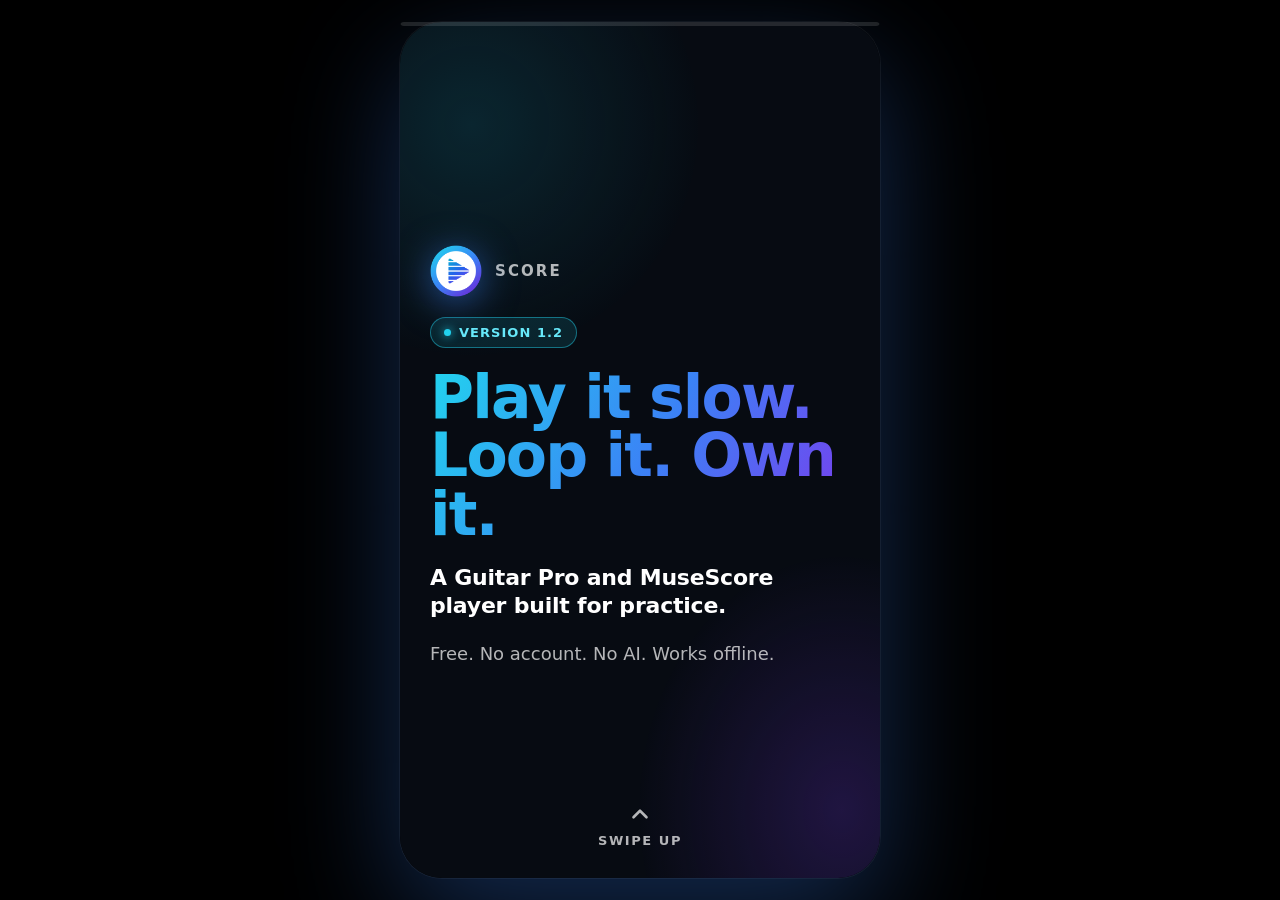
<file: slides.html>
<!DOCTYPE html>
<html lang="en">
<head>
<meta charset="utf-8">
<meta name="viewport" content="width=device-width, initial-scale=1, viewport-fit=cover">
<title>Score in 2 minutes</title>
<meta name="description" content="A free Guitar Pro and MuseScore player for practice. Slow it down, loop a section, mute or solo tracks. No account, works offline.">
<meta name="theme-color" content="#070b12">
<link rel="icon" type="image/png" href="favicon.png">

<meta property="og:type" content="website">
<meta property="og:title" content="Score, play it slow, loop it, own it">
<meta property="og:description" content="A free Guitar Pro and MuseScore player for practice. Slow it down, loop a section, mute or solo tracks. No account, works offline.">
<meta property="og:image" content="https://rohittabs.github.io/score/icon-512.png">
<meta property="og:url" content="https://rohittabs.github.io/score/slides.html">
<meta name="twitter:card" content="summary_large_image">
<meta name="twitter:title" content="Score, play it slow, loop it, own it">
<meta name="twitter:description" content="A free Guitar Pro and MuseScore player for practice. Slow it down, loop a section, mute or solo tracks. No account, works offline.">
<meta name="twitter:image" content="https://rohittabs.github.io/score/icon-512.png">

<style>
:root{
  --bg:#070b12;
  --grad:linear-gradient(120deg,#22d3ee 0%,#3b82f6 52%,#7c3aed 100%);
  --muted:rgba(255,255,255,.7);
}
*{box-sizing:border-box;-webkit-tap-highlight-color:transparent}
html,body{margin:0;padding:0;height:100%;background:#000}
body{
  font-family:"SF Pro Display",-apple-system,BlinkMacSystemFont,"Segoe UI",system-ui,"Helvetica Neue",Arial,sans-serif;
  color:#fff;-webkit-font-smoothing:antialiased;text-rendering:optimizeLegibility;
}

.stage{height:100dvh;width:100%;display:flex;align-items:center;justify-content:center;background:#000;}
.feed{
  position:relative;height:100dvh;width:100%;max-width:480px;background:var(--bg);
  overflow-y:scroll;overflow-x:hidden;
  scroll-snap-type:y mandatory;scroll-behavior:smooth;
  -ms-overflow-style:none;scrollbar-width:none;
}
.feed::-webkit-scrollbar{display:none;width:0;height:0}
@media (min-width:520px){
  .stage{padding:22px}
  .feed{height:min(920px,calc(100dvh - 44px));border-radius:42px;box-shadow:0 40px 120px rgba(59,130,246,.32),0 0 0 1px rgba(255,255,255,.06);}
}

.slide{
  height:100dvh;width:100%;scroll-snap-align:start;scroll-snap-stop:always;
  display:flex;flex-direction:column;justify-content:flex-start;
  padding:calc(64px + env(safe-area-inset-top)) 30px calc(52px + env(safe-area-inset-bottom));
  position:relative;overflow-y:auto;overflow-x:hidden;
  -ms-overflow-style:none;scrollbar-width:none;
}
.slide::-webkit-scrollbar{display:none;width:0;height:0}
@media (min-width:520px){ .slide{height:min(920px,calc(100dvh - 44px))} }

.slide::after{content:"";position:absolute;inset:0;pointer-events:none;opacity:.9;
  background:radial-gradient(70% 40% at 15% 12%,rgba(34,211,238,.15),transparent 70%),radial-gradient(60% 42% at 92% 92%,rgba(124,58,237,.24),transparent 72%);}

.inner{position:relative;z-index:1;display:flex;flex-direction:column;gap:20px;margin:auto 0}

.rise{opacity:0;transform:translateY(26px);transition:opacity .7s cubic-bezier(.2,.8,.2,1),transform .7s cubic-bezier(.2,.8,.2,1)}
.slide.inview .rise{opacity:1;transform:none}
.slide.inview .rise:nth-child(2){transition-delay:.08s}
.slide.inview .rise:nth-child(3){transition-delay:.16s}
.slide.inview .rise:nth-child(4){transition-delay:.24s}
.slide.inview .rise:nth-child(5){transition-delay:.32s}
.slide.inview .rise:nth-child(6){transition-delay:.4s}
.slide.inview .rise:nth-child(7){transition-delay:.48s}

h1,h2,p,ul{margin:0}
.kicker{font-size:13px;font-weight:800;letter-spacing:.16em;text-transform:uppercase;color:var(--muted)}
h1{font-size:60px;font-weight:850;line-height:.98;letter-spacing:-.03em}
h2{font-size:37px;font-weight:820;line-height:1.08;letter-spacing:-.02em}
.lead{font-size:22px;font-weight:750;line-height:1.28;letter-spacing:-.01em}
p{font-size:18px;line-height:1.5;color:var(--muted);font-weight:500}
p strong{color:#fff;font-weight:750}
.gt{background:var(--grad);-webkit-background-clip:text;background-clip:text;color:transparent}
.stat{font-size:118px;font-weight:850;line-height:.86;letter-spacing:-.04em}
.stat.sm{font-size:82px}

.ladder{display:flex;flex-direction:column;gap:14px}
.ladder .item{display:flex;flex-direction:column;gap:8px}
.ladder .lab{display:flex;justify-content:space-between;font-size:17px;font-weight:700;gap:12px}
.ladder .lab .pct{color:var(--muted);font-weight:600;font-size:15px;text-align:right}
.ladder .bar{height:12px;border-radius:8px;background:rgba(255,255,255,.1);overflow:hidden}
.ladder .fill{height:100%;border-radius:8px;background:var(--grad);width:0;transition:width 1s cubic-bezier(.2,.8,.2,1)}
.slide.inview .ladder .fill{width:var(--w)}

.tones{display:flex;flex-direction:column;gap:13px}
.tone{background:rgba(255,255,255,.05);border:1px solid rgba(255,255,255,.1);border-radius:18px;padding:15px 17px}
.tone .t{font-size:13px;font-weight:800;letter-spacing:.12em;text-transform:uppercase;color:var(--muted);margin-bottom:6px}
.tone .q{font-size:18px;font-weight:750;letter-spacing:-.01em;line-height:1.3}

.grid{display:grid;grid-template-columns:1fr 1fr;gap:12px}
.gcell{background:rgba(255,255,255,.05);border:1px solid rgba(255,255,255,.1);border-radius:17px;padding:14px 15px}
.gcell .n{font-size:27px;font-weight:850;letter-spacing:-.02em;line-height:1}
.gcell .l{font-size:14px;color:var(--muted);font-weight:600;margin-top:5px;line-height:1.3}

.keys{display:grid;grid-template-columns:auto 1fr;gap:9px 14px;align-items:center}
.keys kbd{font-family:ui-monospace,"SF Mono",Menlo,monospace;font-size:14px;font-weight:700;color:#fff;background:rgba(255,255,255,.08);border:1px solid rgba(255,255,255,.16);border-bottom-width:3px;border-radius:9px;padding:5px 10px;text-align:center;white-space:nowrap}
.keys span{font-size:16px;font-weight:600;color:var(--muted)}

.tabstaff{position:relative;height:116px;border-radius:18px;background:rgba(255,255,255,.05);border:1px solid rgba(255,255,255,.1);overflow:hidden}
.tabstaff i{position:absolute;left:16px;right:16px;height:2px;background:rgba(255,255,255,.22)}
.tabstaff .loop{position:absolute;top:10px;bottom:10px;left:30%;width:38%;border-radius:10px;background:rgba(124,58,237,.3);border:2px solid #8b5cf6}
.tabstaff .head{position:absolute;top:10px;bottom:10px;left:30%;width:3px;border-radius:2px;background:#22d3ee;box-shadow:0 0 14px #22d3ee}
.slide.inview .tabstaff .head{animation:sweep 2.4s linear infinite}
@keyframes sweep{from{left:30%}to{left:68%}}

.tabsdemo{display:flex;gap:6px;align-items:flex-end;padding:12px 12px 0;border-radius:18px 18px 0 0;background:rgba(255,255,255,.04);border:1px solid rgba(255,255,255,.1);border-bottom:0}
.tabsdemo .tb{flex:1;min-width:0;display:flex;align-items:center;gap:6px;height:38px;padding:0 9px;border-radius:11px 11px 0 0;font-size:14px;font-weight:650;color:var(--muted);white-space:nowrap;overflow:hidden}
.tabsdemo .tb b{font-family:ui-monospace,"SF Mono",Menlo,monospace;font-size:10px;font-weight:800;letter-spacing:.04em;padding:2px 5px;border-radius:5px;border:1px solid rgba(255,255,255,.2);color:rgba(255,255,255,.6)}
.tabsdemo .tb span{overflow:hidden;text-overflow:ellipsis}
.tabsdemo .tb.on{flex:1.4;background:rgba(255,255,255,.1);color:#fff;box-shadow:inset 0 2px 0 #22d3ee}
.tabsdemo .tb.on b{border-color:#22d3ee;color:#22d3ee}
.tabsheet{height:26px;border-radius:0 0 18px 18px;background:rgba(255,255,255,.1);border:1px solid rgba(255,255,255,.1);border-top:0}
.rows{display:flex;flex-direction:column;gap:10px}
.rows .cap{font-size:13px;font-weight:800;letter-spacing:.12em;text-transform:uppercase;color:var(--muted)}
.rows .staff{position:relative;height:52px;border-radius:12px;background:rgba(255,255,255,.05);border:1px solid rgba(255,255,255,.1);overflow:hidden;display:flex}
.rows .staff .bar{flex:1;position:relative;border-right:2px solid rgba(255,255,255,.28);background:repeating-linear-gradient(to bottom,transparent 0 9px,rgba(255,255,255,.2) 9px 10px)}
.rows .staff .bar:last-child{border-right:0}
.rows .staff .bar i{position:absolute;top:7px;bottom:7px;width:2px;border-radius:2px;background:#22d3ee}
.rows.dense .staff .bar i{width:1.5px}
.badge{align-self:flex-start;display:inline-flex;align-items:center;gap:8px;padding:7px 13px;border-radius:999px;background:rgba(34,211,238,.12);border:1px solid rgba(34,211,238,.45);font-size:13px;font-weight:800;letter-spacing:.08em;text-transform:uppercase;color:#67e8f9}
.badge i{width:7px;height:7px;border-radius:50%;background:#22d3ee;box-shadow:0 0 10px #22d3ee}
.news{display:flex;flex-direction:column;gap:11px}
.news .row{display:grid;grid-template-columns:44px 1fr;gap:13px;align-items:center;background:rgba(255,255,255,.05);border:1px solid rgba(255,255,255,.1);border-radius:17px;padding:13px 15px}
.news .ic{width:44px;height:44px;border-radius:13px;display:flex;align-items:center;justify-content:center;background:var(--grad);font-size:15px;font-weight:850;letter-spacing:-.02em}
.news .t{font-size:17px;font-weight:780;letter-spacing:-.01em;line-height:1.2}
.news .d{font-size:14px;font-weight:600;color:var(--muted);margin-top:3px;line-height:1.3}
.cta{display:inline-flex;align-items:center;justify-content:center;gap:9px;background:var(--grad);color:#fff;font-size:19px;font-weight:800;padding:17px 26px;border-radius:16px;border:none;cursor:pointer;box-shadow:0 16px 40px -12px rgba(59,130,246,.75);text-decoration:none;font-family:inherit}
.cta:active{transform:scale(.98)}
.cta.ghost{background:rgba(255,255,255,.07);border:1px solid rgba(255,255,255,.16);box-shadow:none}
.copied{font-size:15px;font-weight:700;color:#3ddc97;opacity:0;transition:opacity .3s}
.copied.on{opacity:1}
.url{font-size:20px;font-weight:800;letter-spacing:-.01em;word-break:break-all}

.brandmark{display:flex;align-items:center;gap:13px}
.brandmark img{width:52px;height:52px;filter:drop-shadow(0 6px 18px rgba(59,130,246,.55))}
.brandmark span{font-size:15px;font-weight:800;letter-spacing:.14em;text-transform:uppercase;color:var(--muted)}

.progress{position:fixed;top:0;left:0;right:0;height:calc(4px + env(safe-area-inset-top));z-index:50;background:transparent;pointer-events:none}
.progress .track{position:absolute;top:env(safe-area-inset-top);left:0;right:0;height:4px;background:rgba(255,255,255,.12)}
.progress .barfill{position:absolute;top:env(safe-area-inset-top);left:0;height:4px;width:0;background:var(--grad);transition:width .2s ease}
@media (min-width:520px){
  .progress{max-width:480px;left:50%;transform:translateX(-50%);top:22px}
  .progress .track,.progress .barfill{top:0;border-radius:0 0 4px 4px}
  .progress{border-radius:42px 42px 0 0;overflow:hidden}
}

.swipe{position:absolute;left:0;right:0;bottom:calc(30px + env(safe-area-inset-bottom));display:flex;flex-direction:column;align-items:center;gap:6px;z-index:2;color:var(--muted)}
.swipe span{font-size:13px;font-weight:700;letter-spacing:.12em;text-transform:uppercase}
.swipe .chev{width:26px;height:26px;animation:bob 1.6s ease-in-out infinite}
@keyframes bob{0%,100%{transform:translateY(0);opacity:.55}50%{transform:translateY(-9px);opacity:1}}
.feed.scrolled .swipe{opacity:0;transition:opacity .4s}

@media (max-height:700px){
  h1{font-size:50px} h2{font-size:31px} .stat{font-size:92px} p{font-size:16.5px} .lead{font-size:20px}
  .slide{padding-top:calc(44px + env(safe-area-inset-top))}
}
@media (prefers-reduced-motion:reduce){
  .rise{transition:none;opacity:1;transform:none}
  .feed{scroll-behavior:auto}
  .swipe .chev{animation:none}
  .ladder .fill{transition:none}
  .slide.inview .tabstaff .head{animation:none}
}
</style>
</head>
<body>
<div class="progress"><div class="track"></div><div class="barfill" id="barfill"></div></div>
<div class="stage">
<div class="feed" id="feed">

  <section class="slide">
    <div class="inner">
      <div class="brandmark rise"><img src="icon-192.png" alt=""><span>Score</span></div>
      <div class="badge rise"><i></i>Version 1.2</div>
      <h1 class="gt rise">Play it slow. Loop it. Own it.</h1>
      <p class="lead rise" style="color:#fff">A Guitar Pro and MuseScore player built for practice.</p>
      <p class="rise">Free. No account. No AI. Works offline.</p>
    </div>
    <div class="swipe">
      <svg class="chev" viewBox="0 0 24 24" fill="none" stroke="currentColor" stroke-width="2.4" stroke-linecap="round" stroke-linejoin="round"><path d="M18 15l-6-6-6 6"/></svg>
      <span>Swipe up</span>
    </div>
  </section>

  <section class="slide">
    <div class="inner">
      <p class="kicker rise">What's new in 1.2</p>
      <h2 class="rise">Four new things</h2>
      <div class="news rise">
        <div class="row"><div class="ic">MS</div><div><div class="t">MuseScore files</div><div class="d">Open .mscz and .mscx from MuseScore 3, 4 and later</div></div></div>
        <div class="row"><div class="ic">Uk</div><div><div class="t">Ukulele</div><div class="d">A real tenor ukulele, for ukulele parts and guitar parts</div></div></div>
        <div class="row"><div class="ic">Tb</div><div><div class="t">Tabs</div><div class="d">Several songs open at once, each with its own settings</div></div></div>
        <div class="row"><div class="ic">2</div><div><div class="t">Bars per row</div><div class="d">Give busy bars room: Auto, or 1 to 6 per line</div></div></div>
      </div>
      <p class="rise">Each one has its own slide below. Keep swiping for the whole tour.</p>
    </div>
  </section>

  <section class="slide">
    <div class="inner">
      <p class="kicker rise">The thing every teacher repeats</p>
      <div class="stat gt rise">100%</div>
      <p class="lead rise" style="color:#fff">is the wrong speed to learn a song at.</p>
      <p class="rise">Fingers learn what they repeat. Play it fast and messy and that is what they keep. <strong>Play it slow and clean, then raise the tempo a little at a time.</strong></p>
    </div>
  </section>

  <section class="slide">
    <div class="inner">
      <p class="kicker rise">Step one</p>
      <h2 class="rise">Drop in a Guitar Pro or MuseScore file</h2>
      <p class="rise">Drag it onto the page, or tap Open. Every Guitar Pro version since 3 works, and MuseScore 3 and later.</p>
      <div class="grid rise">
        <div class="gcell"><div class="n gt">.gp</div><div class="l">Guitar Pro 7 and 8</div></div>
        <div class="gcell"><div class="n gt">.gpx</div><div class="l">Guitar Pro 6</div></div>
        <div class="gcell"><div class="n gt">.gp5 .gp4</div><div class="l">Guitar Pro 5 and 4</div></div>
        <div class="gcell"><div class="n gt">.gp3</div><div class="l">Guitar Pro 3</div></div>
        <div class="gcell"><div class="n gt">.mscz</div><div class="l">MuseScore 3, 4 and later</div></div>
        <div class="gcell"><div class="n gt">.mscx</div><div class="l">MuseScore, uncompressed</div></div>
      </div>
      <p class="rise">MusicXML and Capella files open too.</p>
    </div>
  </section>

  <section class="slide">
    <div class="inner">
      <p class="kicker rise">New in 1.2</p>
      <h2 class="rise">Every song in its own tab</h2>
      <div class="rise">
        <div class="tabsdemo">
          <div class="tb"><b>GP5</b><span>Riff</span></div>
          <div class="tb on"><b>MSCZ</b><span>Etude</span></div>
          <div class="tb"><b>GP</b><span>Solo</span></div>
        </div>
        <div class="tabsheet"></div>
      </div>
      <div class="tones rise">
        <div class="tone"><div class="t">Open several</div><div class="q">Drop a handful of files at once. Each one gets a tab.</div></div>
        <div class="tone"><div class="t">Switch</div><div class="q">Click a tab, or press Shift with the left or right arrow.</div></div>
        <div class="tone"><div class="t">Each one remembers</div><div class="q">Its own tempo, loop, mix, bars per row and the spot you stopped at.</div></div>
      </div>
      <p class="rise">Close Score and open it again tomorrow: the same tabs are waiting.</p>
    </div>
  </section>

  <section class="slide">
    <div class="inner">
      <p class="kicker rise">New in 1.2</p>
      <h2 class="rise">MuseScore files, no export needed</h2>
      <p class="rise">Open the <strong>.mscz</strong> straight from your MuseScore folder. Score translates it right in the browser.</p>
      <div class="stat sm gt rise">121 / 133</div>
      <p class="rise">MuseScore's own test scores that came out <strong>identical, note for note,</strong> to MuseScore's MusicXML export. The average match is 96%, and all 760 test files open.</p>
      <p class="rise">Tab keeps its strings and frets, with bends, slides, hammer-ons, let ring and palm mute. Files from MuseScore 2 need one save in MuseScore 3 or 4 first.</p>
    </div>
  </section>

  <section class="slide">
    <div class="inner">
      <p class="kicker rise">Tempo</p>
      <h2 class="rise">Any speed from a quarter to double</h2>
      <p class="rise">The pitch never changes. The real BPM is always shown next to the percentage.</p>
      <div class="ladder rise">
        <div class="item"><div class="lab"><span>50%</span><span class="pct">Learn the notes</span></div><div class="bar"><div class="fill" style="--w:25%"></div></div></div>
        <div class="item"><div class="lab"><span>75%</span><span class="pct">Clean it up</span></div><div class="bar"><div class="fill" style="--w:50%"></div></div></div>
        <div class="item"><div class="lab"><span>100%</span><span class="pct">Song tempo</span></div><div class="bar"><div class="fill" style="--w:75%"></div></div></div>
        <div class="item"><div class="lab"><span>110%</span><span class="pct">Now it feels easy</span></div><div class="bar"><div class="fill" style="--w:100%"></div></div></div>
      </div>
      <p class="rise">Steps of 5%, from 25% to 200%. Press <strong>-</strong> and <strong>+</strong> on a keyboard, <strong>0</strong> to go back to 100%.</p>
    </div>
  </section>

  <section class="slide">
    <div class="inner">
      <p class="kicker rise">Loop</p>
      <h2 class="rise">Repeat only the hard bars</h2>
      <div class="tabstaff rise">
        <i style="top:18px"></i><i style="top:34px"></i><i style="top:50px"></i><i style="top:66px"></i><i style="top:82px"></i><i style="top:98px"></i>
        <div class="loop"></div><div class="head"></div>
      </div>
      <div class="tones rise">
        <div class="tone"><div class="t">With the mouse or a finger</div><div class="q">Drag across the bars in the music.</div></div>
        <div class="tone"><div class="t">With numbers</div><div class="q">Type "from bar 9 to bar 12" in the Loop panel.</div></div>
        <div class="tone"><div class="t">While it plays</div><div class="q">Press [ where it starts and ] where it ends.</div></div>
      </div>
    </div>
  </section>

  <section class="slide">
    <div class="inner">
      <p class="kicker rise">Time</p>
      <h2 class="rise">A metronome that follows the song</h2>
      <p class="rise">Turn the click on and it follows every tempo and time signature change in the file, at whatever speed you chose.</p>
      <p class="rise"><strong>Count-in</strong> gives you one bar of clicks before the music starts, so your hands are ready when the first note lands.</p>
      <p class="lead gt rise">M for metronome. C for count-in.</p>
    </div>
  </section>

  <section class="slide">
    <div class="inner">
      <p class="kicker rise">Tracks</p>
      <h2 class="rise">You are the mixing desk</h2>
      <div class="tones rise">
        <div class="tone"><div class="t">Mute</div><div class="q">Silence the guitar and play its part yourself over the band.</div></div>
        <div class="tone"><div class="t">Solo</div><div class="q">Hear one instrument alone to work out what it really plays.</div></div>
        <div class="tone"><div class="t">Volume</div><div class="q">A slider for every track, from silent up to 150%.</div></div>
        <div class="tone"><div class="t">Show</div><div class="q">Tick the tracks you want to read. One, several, or all.</div></div>
      </div>
    </div>
  </section>

  <section class="slide">
    <div class="inner">
      <p class="kicker rise">Guitar sound</p>
      <h2 class="rise">Four guitars and a ukulele</h2>
      <p class="rise">One tap changes every guitar and ukulele track in the song. Bass, drums and everything else stay as written.</p>
      <div class="grid rise">
        <div class="gcell"><div class="n gt">Acoustic</div><div class="l">steel string guitar</div></div>
        <div class="gcell"><div class="n gt">Electric</div><div class="l">clean, recorded through an amp</div></div>
        <div class="gcell"><div class="n gt">Nylon</div><div class="l">classical guitar</div></div>
        <div class="gcell"><div class="n gt">Ukulele</div><div class="l">new in 1.2, a real tenor uke</div></div>
      </div>
      <p class="rise">On <strong>Ukulele</strong>, guitar parts move up into the ukulele's range. Leave it on <strong>Original</strong> for the instruments the file was written for, now with ukulele parts on a ukulele.</p>
    </div>
  </section>

  <section class="slide">
    <div class="inner">
      <p class="kicker rise">The sound</p>
      <h2 class="rise">Recorded instruments, not beeps</h2>
      <p class="rise">Every guitar, ukulele, bass and drum is a recording of a real instrument that rings out the way a string does.</p>
      <div class="grid rise">
        <div class="gcell"><div class="n gt">128</div><div class="l">instruments</div></div>
        <div class="gcell"><div class="n gt">13</div><div class="l">drum kits</div></div>
        <div class="gcell"><div class="n gt">Room</div><div class="l">a touch of reverb, on or off</div></div>
        <div class="gcell"><div class="n gt">17.5 MB</div><div class="l">downloaded once, then kept</div></div>
      </div>
    </div>
  </section>

  <section class="slide">
    <div class="inner">
      <p class="kicker rise">Reading</p>
      <h2 class="rise">See it your way</h2>
      <div class="grid rise">
        <div class="gcell"><div class="n gt">Tab</div><div class="l">tab only, notes only, or both together</div></div>
        <div class="gcell"><div class="n gt">Page</div><div class="l">or one long horizontal strip</div></div>
        <div class="gcell"><div class="n gt">Zoom</div><div class="l">50% to 200%</div></div>
        <div class="gcell"><div class="n gt">Dark</div><div class="l">and light themes</div></div>
      </div>
      <p class="rise">A cursor follows the music and the page scrolls with it. Click any note to jump there.</p>
    </div>
  </section>

  <section class="slide">
    <div class="inner">
      <p class="kicker rise">New in 1.2</p>
      <h2 class="rise">Bars per row</h2>
      <p class="rise">Fast passages can squeeze four bars onto a line until the notes run together. Pick how many bars each row gets.</p>
      <div class="rows dense rise">
        <div class="cap">Auto</div>
        <div class="staff">
          <div class="bar"><i style="left:8%"></i><i style="left:20%"></i><i style="left:32%"></i><i style="left:44%"></i><i style="left:56%"></i><i style="left:68%"></i><i style="left:80%"></i><i style="left:92%"></i></div>
          <div class="bar"><i style="left:8%"></i><i style="left:20%"></i><i style="left:32%"></i><i style="left:44%"></i><i style="left:56%"></i><i style="left:68%"></i><i style="left:80%"></i><i style="left:92%"></i></div>
          <div class="bar"><i style="left:8%"></i><i style="left:20%"></i><i style="left:32%"></i><i style="left:44%"></i><i style="left:56%"></i><i style="left:68%"></i><i style="left:80%"></i><i style="left:92%"></i></div>
          <div class="bar"><i style="left:8%"></i><i style="left:20%"></i><i style="left:32%"></i><i style="left:44%"></i><i style="left:56%"></i><i style="left:68%"></i><i style="left:80%"></i><i style="left:92%"></i></div>
        </div>
      </div>
      <div class="rows rise">
        <div class="cap">2 per row</div>
        <div class="staff">
          <div class="bar"><i style="left:8%"></i><i style="left:20%"></i><i style="left:32%"></i><i style="left:44%"></i><i style="left:56%"></i><i style="left:68%"></i><i style="left:80%"></i><i style="left:92%"></i></div>
          <div class="bar"><i style="left:8%"></i><i style="left:20%"></i><i style="left:32%"></i><i style="left:44%"></i><i style="left:56%"></i><i style="left:68%"></i><i style="left:80%"></i><i style="left:92%"></i></div>
        </div>
      </div>
      <p class="rise"><strong>Auto, or 1 to 6.</strong> Under Display in the side panel. Each song keeps its own setting.</p>
    </div>
  </section>

  <section class="slide">
    <div class="inner">
      <p class="kicker rise">Library</p>
      <h2 class="rise">It remembers where you were</h2>
      <p class="rise">Every file you open is kept on your device. Open it again from the Library with no internet at all, and the songs you had open in tabs come back by themselves.</p>
      <p class="rise"><strong>Score also remembers how you practiced each song:</strong> the tempo, the loop, the bars per row, which tracks were muted, soloed and shown.</p>
      <p class="lead gt rise">Come back tomorrow and carry on at 70%, bars 9 to 12.</p>
    </div>
  </section>

  <section class="slide">
    <div class="inner">
      <p class="kicker rise">On a laptop</p>
      <h2 class="rise">Hands stay on the guitar</h2>
      <div class="keys rise">
        <kbd>Space</kbd><span>Play or pause</span>
        <kbd>S</kbd><span>Stop, back to the start</span>
        <kbd>L</kbd><span>Loop on or off</span>
        <kbd>[ &nbsp;]</kbd><span>Loop start and end at this bar</span>
        <kbd>Esc</kbd><span>Clear the loop</span>
        <kbd>- &nbsp;+</kbd><span>Slower or faster by 5%</span>
        <kbd>&larr; &rarr;</kbd><span>Previous or next bar</span>
        <kbd>Shift &larr; &rarr;</kbd><span>Previous or next tab</span>
        <kbd>M &nbsp;C</kbd><span>Metronome, count-in</span>
        <kbd>T</kbd><span>Show or hide the side panel</span>
        <kbd>?</kbd><span>All shortcuts</span>
      </div>
    </div>
  </section>

  <section class="slide">
    <div class="inner">
      <p class="kicker rise">Nothing is sent anywhere</p>
      <h2 class="rise">There is no server</h2>
      <p class="rise">No account, no sign up, no tracking, no AI. Your files are read by your own browser and never uploaded.</p>
      <p class="rise">After the first visit Score works with the plane mode on. Add it to your home screen or Dock and it opens like any other app.</p>
      <p class="lead gt rise">Your files are nobody else's data.</p>
    </div>
  </section>

  <section class="slide">
    <div class="inner">
      <h2 class="rise">One thing to know</h2>
      <p class="rise">The library lives in your browser. <strong>Clear your browser data and the saved songs are gone.</strong></p>
      <p class="lead rise" style="color:#fff">Keep your original Guitar Pro and MuseScore files somewhere safe.</p>
      <p class="rise">Score is a place to practice them, not the only copy.</p>
    </div>
  </section>

  <section class="slide">
    <div class="inner">
      <div class="brandmark rise"><img src="icon-192.png" alt=""><span>Score</span></div>
      <h1 class="gt rise" style="font-size:66px">Press play.</h1>
      <p class="url rise">rohittabs.github.io/score</p>
      <p class="lead rise" style="color:#fff">Free forever. Drop in a song, set it to 60%, loop four bars.</p>
      <div class="rise" style="display:flex;align-items:center;gap:14px;flex-wrap:wrap;margin-top:6px">
        <a class="cta" href="./index.html">Open Score</a>
        <button class="cta ghost" id="copyBtn">
          <svg width="19" height="19" viewBox="0 0 24 24" fill="none" stroke="currentColor" stroke-width="2.2" stroke-linecap="round" stroke-linejoin="round"><rect x="9" y="9" width="13" height="13" rx="2"/><path d="M5 15H4a2 2 0 0 1-2-2V4a2 2 0 0 1 2-2h9a2 2 0 0 1 2 2v1"/></svg>
          Copy link
        </button>
        <span class="copied" id="copied">Copied</span>
      </div>
      <p class="rise" style="margin-top:4px">Want the full picture? <a href="./about.html" style="color:#67e8f9;font-weight:700">Everything Score does</a>.</p>
    </div>
  </section>

</div>
</div>

<script>
(function(){
  var feed=document.getElementById('feed');
  var slides=[].slice.call(feed.querySelectorAll('.slide'));
  var barfill=document.getElementById('barfill');

  var io=new IntersectionObserver(function(entries){
    entries.forEach(function(e){ if(e.isIntersecting) e.target.classList.add('inview'); });
  },{root:feed,threshold:.55});
  slides.forEach(function(s){ io.observe(s); });
  slides[0].classList.add('inview');

  function onScroll(){
    var max=feed.scrollHeight-feed.clientHeight;
    var p=max>0?feed.scrollTop/max:0;
    barfill.style.width=(p*100)+'%';
    if(feed.scrollTop>40) feed.classList.add('scrolled');
  }
  feed.addEventListener('scroll',onScroll,{passive:true});
  onScroll();

  function idx(){ return Math.round(feed.scrollTop/slides[0].offsetHeight); }
  function goto(i){ i=Math.max(0,Math.min(slides.length-1,i)); feed.scrollTo({top:i*slides[0].offsetHeight,behavior:'smooth'}); }
  document.addEventListener('keydown',function(e){
    if(e.key==='ArrowDown'||e.key==='PageDown'||e.key===' '){ e.preventDefault(); goto(idx()+1); }
    else if(e.key==='ArrowUp'||e.key==='PageUp'){ e.preventDefault(); goto(idx()-1); }
    else if(e.key==='Home'){ e.preventDefault(); goto(0); }
    else if(e.key==='End'){ e.preventDefault(); goto(slides.length-1); }
  });

  var link='https://rohittabs.github.io/score';
  var btn=document.getElementById('copyBtn'), copied=document.getElementById('copied'), t;
  btn.addEventListener('click',function(){
    function ok(){ copied.classList.add('on'); clearTimeout(t); t=setTimeout(function(){copied.classList.remove('on');},1800); }
    if(navigator.clipboard&&navigator.clipboard.writeText){ navigator.clipboard.writeText(link).then(ok).catch(fallback); }
    else fallback();
    function fallback(){ var ta=document.createElement('textarea'); ta.value=link; ta.style.position='fixed'; ta.style.opacity='0'; document.body.appendChild(ta); ta.select(); try{document.execCommand('copy');}catch(e){} document.body.removeChild(ta); ok(); }
  });
})();
</script>
</body>
</html>
</file>
<file: css/score.css>
/* Score: offline Guitar Pro player
   Theme tokens ------------------------------------------------------------ */
:root {
  --font: -apple-system, BlinkMacSystemFont, "SF Pro Text", "Segoe UI", Roboto, Helvetica, Arial, sans-serif;
  --mono: ui-monospace, "SF Mono", Menlo, Consolas, monospace;

  --bg: #0b0f14;
  --bg-2: #10161d;
  --panel: #131a22;
  --panel-2: #192129;
  --border: #233040;
  --text: #e6edf3;
  --text-2: #9fb0c0;
  --text-3: #6b7b8c;
  --accent: #22d3ee;
  --accent-2: #0ea5c4;
  --accent-ink: #04232a;
  --purple: #a78bfa;
  --blue: #60a5fa;
  --green: #34d399;
  --red: #fb7185;
  --amber: #fbbf24;

  --sheet-bg: #0e1319;
  --sheet-paper: #0e1319;
  --cursor-bar: rgba(34, 211, 238, 0.10);
  --cursor-beat: #22d3ee;
  --selection: rgba(167, 139, 250, 0.16);
  --highlight: #22d3ee;

  --radius: 12px;
  --radius-s: 8px;
  --shadow: 0 10px 30px rgba(0,0,0,0.35);
  --topbar-h: 56px;
  --transport-h: 112px;
  --sidebar-w: 300px;
}

html[data-theme="light"] {
  --bg: #eef1f5;
  --bg-2: #e6eaf0;
  --panel: #ffffff;
  --panel-2: #f4f6f9;
  --border: #d7dde6;
  --text: #0f172a;
  --text-2: #475569;
  --text-3: #7c8aa0;
  --accent: #0891b2;
  --accent-2: #0e7490;
  --accent-ink: #ffffff;
  --purple: #7c3aed;
  --blue: #2563eb;
  --green: #059669;
  --red: #e11d48;
  --amber: #d97706;

  --sheet-bg: #dfe4ea;
  --sheet-paper: #ffffff;
  --cursor-bar: rgba(8, 145, 178, 0.10);
  --cursor-beat: #0891b2;
  --selection: rgba(124, 58, 237, 0.14);
  --highlight: #0891b2;
  --shadow: 0 10px 30px rgba(15, 23, 42, 0.10);
}

/* Base ----------------------------------------------------------------- */
* { box-sizing: border-box; }
html, body { height: 100%; margin: 0; }
body {
  font-family: var(--font);
  font-size: 14px;
  color: var(--text);
  background: var(--bg);
  -webkit-font-smoothing: antialiased;
  overscroll-behavior: none;
}
button, input { font: inherit; color: inherit; }
button { cursor: pointer; }
a { color: var(--accent); text-decoration: none; }
a:hover { text-decoration: underline; }
kbd {
  font-family: var(--mono);
  font-size: 11px;
  padding: 1px 6px;
  border: 1px solid var(--border);
  border-bottom-width: 2px;
  border-radius: 5px;
  background: var(--panel-2);
}
.mono { font-family: var(--mono); font-variant-numeric: tabular-nums; }
.muted { color: var(--text-2); }
.small { font-size: 12px; }
[hidden] { display: none !important; }

/* App shell ------------------------------------------------------------ */
.app {
  height: 100vh;
  height: 100dvh;
  display: grid;
  grid-template-rows: var(--topbar-h) auto 1fr auto;
  padding-top: env(safe-area-inset-top, 0px);
}
/* Fixed rows, so the layout holds when the tab bar is hidden */
.app > .topbar { grid-row: 1; }
.app > .tabbar { grid-row: 2; }
.app > .main { grid-row: 3; }
.app > .transport { grid-row: 4; }

/* Top bar */
.topbar {
  display: flex;
  align-items: center;
  gap: 16px;
  padding: 0 16px;
  border-bottom: 1px solid var(--border);
  background: var(--bg-2);
}
.brand { display: flex; align-items: center; gap: 10px; min-width: 0; }
.brand-mark { display: block; width: 30px; height: 30px; }
.brand-name { font-size: 20px; font-weight: 800; letter-spacing: -0.02em; }
.brand-tag { color: var(--text-3); font-size: 12px; white-space: nowrap; }
.song-meta {
  flex: 1;
  min-width: 0;
  display: flex;
  align-items: baseline;
  gap: 10px;
  justify-content: center;
  overflow: hidden;
}
.song-title { font-weight: 700; white-space: nowrap; overflow: hidden; text-overflow: ellipsis; }
.song-artist { color: var(--text-2); white-space: nowrap; overflow: hidden; text-overflow: ellipsis; }
.topbar-actions { margin-left: auto; display: flex; gap: 8px; }

/* Buttons */
.btn {
  display: inline-flex;
  align-items: center;
  justify-content: center;
  gap: 7px;
  height: 36px;
  padding: 0 12px;
  border: 1px solid var(--border);
  border-radius: var(--radius-s);
  background: var(--panel);
  color: var(--text);
  white-space: nowrap;
  transition: background .12s, border-color .12s, color .12s, transform .05s;
  user-select: none;
  -webkit-user-select: none;
}
.btn:hover { background: var(--panel-2); border-color: var(--text-3); }
.btn:active { transform: translateY(1px); }
.btn:disabled { opacity: .45; cursor: not-allowed; transform: none; }
.btn.icon { width: 36px; padding: 0; }
.btn.small { height: 30px; padding: 0 10px; font-size: 13px; }
.btn.ghost { background: transparent; }
.btn.primary { background: var(--accent); border-color: var(--accent); color: var(--accent-ink); font-weight: 700; }
.btn.primary:hover { background: var(--accent-2); border-color: var(--accent-2); }
.btn.toggle[aria-pressed="true"] {
  background: var(--accent);
  border-color: var(--accent);
  color: var(--accent-ink);
  font-weight: 600;
}
.btn.play {
  width: 52px;
  height: 52px;
  border-radius: 50%;
  background: var(--accent);
  border-color: var(--accent);
  color: var(--accent-ink);
}
.btn.play:hover { background: var(--accent-2); border-color: var(--accent-2); }
.btn.play .ic-pause { display: none; }
.app.playing .btn.play .ic-play { display: none; }
.app.playing .btn.play .ic-pause { display: block; }

/* Main ----------------------------------------------------------------- */
.main {
  display: grid;
  grid-template-columns: var(--sidebar-w) 1fr;
  min-height: 0;
}
.app.sidebar-hidden .main { grid-template-columns: 1fr; }
.app.sidebar-hidden .sidebar { display: none; }

.sidebar {
  border-right: 1px solid var(--border);
  background: var(--bg-2);
  overflow-y: auto;
  padding: 14px;
  display: flex;
  flex-direction: column;
  gap: 12px;
}
.panel {
  background: var(--panel);
  border: 1px solid var(--border);
  border-radius: var(--radius);
  padding: 14px;
}
.panel h2 {
  margin: 0 0 10px;
  font-size: 12px;
  font-weight: 700;
  letter-spacing: .08em;
  text-transform: uppercase;
  color: var(--text-2);
}
.panel.about { font-size: 12px; color: var(--text-2); line-height: 1.5; }
.panel.about p { margin: 0 0 8px; }
.panel-foot { display: flex; gap: 8px; margin-top: 10px; }
.hint { color: var(--text-3); font-size: 12px; line-height: 1.5; margin: 10px 0 0; }

/* Tracks */
.track-list { display: flex; flex-direction: column; gap: 6px; }
.track {
  display: grid;
  grid-template-columns: 18px 1fr auto;
  grid-template-areas: "vis name btns" "vis vol vol";
  align-items: center;
  gap: 4px 8px;
  padding: 8px;
  border-radius: var(--radius-s);
  background: var(--panel-2);
  border: 1px solid transparent;
}
.track.visible { border-color: var(--border); }
.track-vis { grid-area: vis; display: flex; align-items: center; }
.track-vis input { width: 16px; height: 16px; accent-color: var(--accent); margin: 0; }
.track-name {
  grid-area: name;
  display: grid;
  grid-template-columns: 10px 1fr;
  grid-template-areas: "dot label" "dot sub";
  align-items: center;
  column-gap: 8px;
  min-width: 0;
  cursor: pointer;
}
.track-color { grid-area: dot; width: 10px; height: 10px; border-radius: 3px; }
.track-name .track-label { grid-area: label; overflow: hidden; text-overflow: ellipsis; white-space: nowrap; font-weight: 600; }
.track-name small { grid-area: sub; color: var(--text-3); font-weight: 400; font-size: 11px; overflow: hidden; text-overflow: ellipsis; white-space: nowrap; }
.track-name small:empty { display: none; }
.track-btns { grid-area: btns; display: flex; gap: 4px; }
.track-btns button {
  width: 28px; height: 26px;
  border-radius: 6px;
  border: 1px solid var(--border);
  background: transparent;
  color: var(--text-2);
  font-size: 12px;
  font-weight: 700;
}
.track-btns button.on-mute { background: var(--red); border-color: var(--red); color: #fff; }
.track-btns button.on-solo { background: var(--amber); border-color: var(--amber); color: #1a1200; }
.track-vol { grid-area: vol; width: 100%; margin: 2px 0 0; }
.track.muted .track-name { opacity: .5; }

/* Loop panel */
.loop-grid { display: grid; grid-template-columns: 1fr 1fr; gap: 8px; }
.loop-grid label { display: flex; flex-direction: column; gap: 4px; font-size: 12px; color: var(--text-2); min-width: 0; }
.loop-grid input {
  width: 100%;
  min-width: 0;
  height: 34px;
  padding: 0 10px;
  border-radius: var(--radius-s);
  border: 1px solid var(--border);
  background: var(--panel-2);
  color: var(--text);
  font-family: var(--mono);
}
.loop-actions { display: flex; gap: 6px; margin-top: 8px; flex-wrap: wrap; }

/* Segmented controls */
.seg {
  display: flex;
  border: 1px solid var(--border);
  border-radius: var(--radius-s);
  overflow: hidden;
  margin-bottom: 8px;
}
.seg button {
  flex: 1;
  height: 32px;
  border: 0;
  padding: 0 4px;
  background: transparent;
  color: var(--text-2);
  font-size: 12px;
  white-space: nowrap;
}
.seg button + button { border-left: 1px solid var(--border); }
.seg button.active { background: var(--accent); color: var(--accent-ink); font-weight: 600; }

.row { display: flex; align-items: center; gap: 8px; margin-top: 8px; }
.row-label { width: 56px; color: var(--text-2); font-size: 13px; }
.row input[type="range"] { flex: 1; }

/* Range inputs */
input[type="range"] {
  -webkit-appearance: none;
  appearance: none;
  height: 22px;
  background: transparent;
  margin: 0;
}
input[type="range"]::-webkit-slider-runnable-track {
  height: 4px;
  border-radius: 2px;
  background: var(--border);
}
input[type="range"]::-webkit-slider-thumb {
  -webkit-appearance: none;
  width: 16px; height: 16px;
  margin-top: -6px;
  border-radius: 50%;
  background: var(--accent);
  border: 2px solid var(--bg-2);
  box-shadow: 0 0 0 1px var(--border);
}
input[type="range"]::-moz-range-track { height: 4px; border-radius: 2px; background: var(--border); }
input[type="range"]::-moz-range-thumb {
  width: 14px; height: 14px; border-radius: 50%;
  background: var(--accent); border: 2px solid var(--bg-2);
}

/* Viewport ------------------------------------------------------------- */
.viewport-wrap { position: relative; min-height: 0; min-width: 0; background: var(--sheet-bg); isolation: isolate; z-index: 0; }
.viewport {
  position: absolute;
  inset: 0;
  overflow: auto;
  -webkit-overflow-scrolling: touch;
}
.at-wrap { padding: 24px; min-height: 100%; }
#alphaTab {
  background: var(--sheet-paper);
  border-radius: var(--radius);
  box-shadow: var(--shadow);
  min-height: 300px;
}
.app.layout-horizontal .at-wrap { padding: 24px 0 24px 24px; }
.app.layout-horizontal #alphaTab { border-radius: var(--radius) 0 0 var(--radius); }
.app.no-song .viewport { visibility: hidden; }

/* alphaTab cursors and selection */
.at-cursor-bar { background: var(--cursor-bar); }
.at-selection div { background: var(--selection); }
.at-cursor-beat { background: var(--cursor-beat); width: 3px; opacity: .9; }
.at-highlight * { fill: var(--highlight) !important; stroke: var(--highlight) !important; }

/* Drop zone */
.dropzone {
  position: absolute;
  inset: 0;
  display: none;
  align-items: center;
  justify-content: center;
  padding: 24px;
}
.app.no-song .dropzone { display: flex; }
.drop-inner {
  width: min(520px, 100%);
  text-align: center;
  padding: 44px 32px;
  border: 2px dashed var(--border);
  border-radius: 20px;
  background: var(--panel);
}
.drop-logo { display: block; margin: 0 auto 10px; }
.drop-inner h1 { margin: 6px 0 4px; font-size: 24px; letter-spacing: -0.02em; }
.drop-inner p { margin: 0 0 18px; color: var(--text-2); }
.drop-buttons { display: flex; gap: 10px; justify-content: center; margin-bottom: 16px; flex-wrap: wrap; }
.drop-buttons .btn { height: 42px; padding: 0 18px; }

.drag-overlay {
  position: absolute;
  inset: 0;
  display: none;
  align-items: center;
  justify-content: center;
  background: rgba(34, 211, 238, 0.10);
  border: 3px dashed var(--accent);
  font-size: 22px;
  font-weight: 700;
  color: var(--accent);
  pointer-events: none;
  z-index: 5;
}
.app.dragging .drag-overlay { display: flex; }

.loading {
  position: absolute;
  left: 50%; top: 50%;
  transform: translate(-50%, -50%);
  display: flex;
  align-items: center;
  gap: 12px;
  padding: 14px 18px;
  border-radius: var(--radius);
  background: var(--panel);
  border: 1px solid var(--border);
  box-shadow: var(--shadow);
  z-index: 6;
}
.spinner {
  width: 18px; height: 18px;
  border-radius: 50%;
  border: 2px solid var(--border);
  border-top-color: var(--accent);
  animation: spin .8s linear infinite;
}
@keyframes spin { to { transform: rotate(360deg); } }

/* Transport ------------------------------------------------------------ */
.transport {
  border-top: 1px solid var(--border);
  background: var(--bg-2);
  padding: 8px 16px calc(10px + env(safe-area-inset-bottom, 0px));
  display: flex;
  flex-direction: column;
  gap: 6px;
}
.transport-row { display: flex; align-items: center; gap: 12px; }
.progress-row .time { width: 44px; color: var(--text-2); font-size: 12px; }
.progress-row .time:last-child { text-align: right; }
.progress-row input[type="range"] { flex: 1; }
.controls-row { flex-wrap: wrap; justify-content: space-between; }
.group { display: flex; align-items: center; gap: 8px; }
.bar-indicator { color: var(--text-2); font-size: 12px; min-width: 64px; }
.group.tempo input[type="range"] { width: 160px; }
.group.tempo .btn.ghost { min-width: 120px; flex-direction: column; gap: 0; line-height: 1.1; height: 40px; }
.group.tempo #speedValue { font-weight: 700; }
.group.tempo .bpm { font-size: 11px; color: var(--text-2); }
.toggles .btn .mono { font-size: 10px; letter-spacing: .05em; }

/* Dialogs -------------------------------------------------------------- */
.dialog {
  border: 1px solid var(--border);
  border-radius: 16px;
  background: var(--panel);
  color: var(--text);
  padding: 0;
  width: min(560px, calc(100vw - 32px));
  max-height: min(80vh, 720px);
  box-shadow: var(--shadow);
}
.dialog::backdrop { background: rgba(0,0,0,.55); backdrop-filter: blur(2px); }
.dialog-head {
  display: flex;
  align-items: center;
  gap: 10px;
  padding: 14px 16px;
  border-bottom: 1px solid var(--border);
}
.dialog-head h2 { margin: 0; font-size: 16px; flex: 1; }
.dialog-head .close { font-size: 20px; line-height: 1; }
.dialog-body { padding: 16px; overflow: auto; max-height: calc(80vh - 60px); }
.shortcuts { width: 100%; border-collapse: collapse; }
.shortcuts td { padding: 7px 4px; border-bottom: 1px solid var(--border); }
.shortcuts td:first-child { width: 110px; }

.library-list { display: flex; flex-direction: column; gap: 6px; }
.library-item {
  display: grid;
  grid-template-columns: 1fr auto;
  gap: 2px 10px;
  align-items: center;
  padding: 10px 12px;
  border-radius: var(--radius-s);
  background: var(--panel-2);
  border: 1px solid var(--border);
  cursor: pointer;
}
.library-item:hover { border-color: var(--text-3); }
.library-item .li-title { font-weight: 600; overflow: hidden; text-overflow: ellipsis; white-space: nowrap; }
.library-item .li-sub { grid-column: 1; color: var(--text-3); font-size: 12px; overflow: hidden; text-overflow: ellipsis; white-space: nowrap; }
.library-item .li-del { grid-row: 1 / span 2; }
.library-empty { color: var(--text-2); padding: 24px; text-align: center; }

/* Toast */
.toast {
  position: fixed;
  left: 50%;
  bottom: calc(var(--transport-h) + 20px);
  transform: translateX(-50%);
  padding: 10px 16px;
  border-radius: 10px;
  background: var(--panel);
  border: 1px solid var(--border);
  box-shadow: var(--shadow);
  z-index: 1200;
  max-width: calc(100vw - 32px);
}
.toast.error { border-color: var(--red); }

/* Responsive ----------------------------------------------------------- */
@media (max-width: 900px) {
  .brand-tag { display: none; }
  .main, .app.sidebar-hidden .main { grid-template-columns: 1fr; }
  .tab { flex-basis: 160px; min-width: 112px; max-width: 180px; }
  .sidebar {
    position: fixed;
    top: calc(var(--topbar-h) + env(safe-area-inset-top, 0px));
    bottom: 0;
    left: 0;
    width: min(340px, 86vw);
    z-index: 1100;
    box-shadow: var(--shadow);
  }
  .app.sidebar-hidden .sidebar { display: none; }
  .song-meta { display: none; }
  .btn span:not(.mono) { display: none; }
  .btn.ghost span { display: inline; }
  .toggles .btn { padding: 0 10px; }
  .group.tempo input[type="range"] { width: 110px; }
  .controls-row { gap: 8px; }
}
@media (max-width: 560px) {
  .topbar { padding: 0 10px; gap: 8px; }
  .transport { padding-left: 10px; padding-right: 10px; }
  .group.tempo .btn.ghost { min-width: 84px; }
  .bar-indicator { display: none; }
}

/* Sound download status ------------------------------------------------- */
.sound-status {
  display: flex;
  align-items: center;
  gap: 10px;
  font-size: 12px;
  color: var(--text-2);
  padding: 2px 0 4px;
}
.sound-status.error { color: var(--red); }
.sound-status-track {
  flex: 1;
  max-width: 260px;
  height: 4px;
  border-radius: 2px;
  background: var(--border);
  overflow: hidden;
}
.sound-status.error .sound-status-track { display: none; }
.sound-status-bar {
  display: block;
  height: 100%;
  width: 0;
  background: var(--accent);
  transition: width .2s;
}
/* Sound: Original on its own row, the four instruments below it */
#segSound { display: grid; grid-template-columns: repeat(4, 1fr); }
#segSound button { font-size: 12px; padding: 0 2px; }
#segSound button[data-value="original"] { grid-column: 1 / -1; border-bottom: 1px solid var(--border); }
#segSound button[data-value="acoustic"] { border-left: 0; }

/* Tabs ------------------------------------------------------------------ */
.tabbar {
  display: flex;
  align-items: stretch;
  gap: 6px;
  height: 40px;
  padding: 0 10px 0 12px;
  border-bottom: 1px solid var(--border);
  background: var(--bg);
  min-width: 0;
}
.tab-list {
  display: flex;
  align-items: flex-end;
  gap: 4px;
  min-width: 0;
  overflow-x: auto;
  scrollbar-width: none;
}
.tab-list::-webkit-scrollbar { display: none; }
.tab {
  position: relative;
  display: flex;
  align-items: center;
  gap: 7px;
  flex: 0 1 200px;   /* equal widths that shrink together, then the list scrolls */
  min-width: 128px;
  max-width: 220px;
  height: 33px;
  padding: 0 6px 0 10px;
  border: 1px solid transparent;
  border-bottom: 0;
  border-radius: 9px 9px 0 0;
  color: var(--text-2);
  cursor: pointer;
  user-select: none;
  -webkit-user-select: none;
  outline: none;
}
.tab:hover { background: var(--panel); color: var(--text); }
.tab:focus-visible { box-shadow: inset 0 0 0 2px var(--accent); }
.tab.active {
  flex-shrink: 0;   /* the song on screen keeps its full width */
  background: var(--panel);
  border-color: var(--border);
  color: var(--text);
  font-weight: 600;
}
.tab.active::before {
  content: "";
  position: absolute;
  left: 10px; right: 10px; top: -1px;
  height: 2px;
  border-radius: 2px;
  background: var(--accent);
}
.tab.active::after {
  /* joins the active tab to the sheet below */
  content: "";
  position: absolute;
  left: 0; right: 0; bottom: -1px;
  height: 1px;
  background: var(--panel);
}
.tab-fmt {
  flex: none;
  font-family: var(--mono);
  font-size: 9.5px;
  font-weight: 700;
  letter-spacing: .04em;
  padding: 2px 5px;
  border-radius: 4px;
  background: var(--panel-2);
  border: 1px solid var(--border);
  color: var(--text-3);
}
.tab.active .tab-fmt { color: var(--accent); border-color: var(--accent); background: transparent; }
.tab-title { flex: 1; min-width: 0; overflow: hidden; text-overflow: ellipsis; white-space: nowrap; font-size: 13px; }
.tab-close {
  flex: none;
  display: none;
  width: 22px; height: 22px;
  border: 0;
  border-radius: 6px;
  background: transparent;
  color: var(--text-3);
  font-size: 16px;
  line-height: 1;
}
.tab:hover .tab-close, .tab.active .tab-close, .tab:focus-visible .tab-close { display: block; }
.tab-close:hover { background: var(--panel-2); color: var(--text); }
.tab-add {
  flex: none;
  align-self: center;
  width: 30px; height: 30px;
  display: inline-flex;
  align-items: center;
  justify-content: center;
  border: 1px solid transparent;
  border-radius: 8px;
  background: transparent;
  color: var(--text-2);
}
.tab-add:hover { background: var(--panel); border-color: var(--border); color: var(--text); }
@media (hover: none) { .tab-close { display: block; } }

/* Bars per row --------------------------------------------------------- */
.field-label { font-size: 12px; color: var(--text-2); margin: 10px 0 6px; }
.seg-bars { margin-bottom: 0; }
.seg-bars button { padding: 0; font-family: var(--mono); }
.seg-bars button:first-child { flex: 1.6; font-family: var(--font); }
.seg.disabled { opacity: .45; }
.seg button:disabled { cursor: not-allowed; }

/* Library: songs that are open in a tab */
.li-open {
  margin-left: 8px;
  padding: 1px 6px;
  border-radius: 4px;
  font-size: 10.5px;
  font-weight: 600;
  vertical-align: 1px;
  color: var(--accent);
  border: 1px solid var(--accent);
}
</file>
